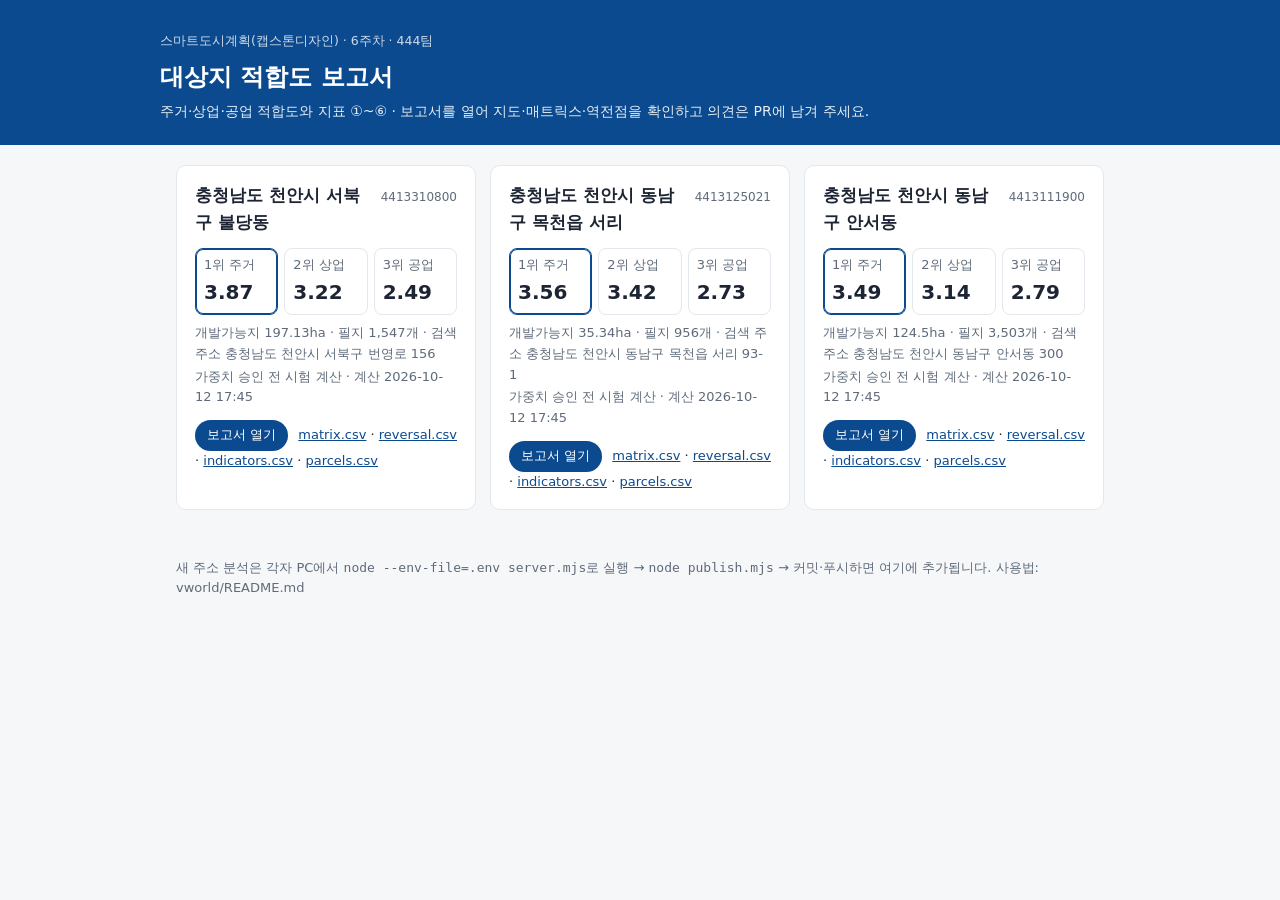
<file: vworld/reports/index.html>
<!doctype html>
<html lang="ko"><head><meta charset="utf-8"><meta name="viewport" content="width=device-width,initial-scale=1">
<title>대상지 적합도 보고서</title>
<style>
  :root { --bg:#f6f7f9; --card:#fff; --ink:#1d2433; --muted:#5f6b7a; --line:#e3e7ee; --brand:#0b4a8f; }
  * { box-sizing:border-box; }
  body { margin:0; background:var(--bg); color:var(--ink); font:15px/1.6 "Pretendard","Noto Sans KR","Malgun Gothic","Apple SD Gothic Neo",system-ui,sans-serif; }
  header { background:var(--brand); color:#fff; padding:28px 16px 22px; }
  .wrap { max-width:960px; margin:0 auto; }
  header small { opacity:.8; } header h1 { margin:6px 0 4px; font-size:24px; } header p { margin:0; opacity:.9; font-size:14px; }
  main { padding:20px 16px 48px; display:grid; gap:14px; grid-template-columns:repeat(auto-fit,minmax(300px,1fr)); }
  .card { background:var(--card); border:1px solid var(--line); border-radius:10px; padding:16px 18px; }
  .top { display:flex; justify-content:space-between; gap:8px; align-items:baseline; }
  h2 { margin:0; font-size:17px; } h2 a { color:inherit; text-decoration:none; } h2 a:hover { text-decoration:underline; }
  .code { color:var(--muted); font-size:12px; font-variant-numeric:tabular-nums; }
  .ranks { display:grid; grid-template-columns:repeat(3,1fr); gap:6px; margin:12px 0 8px; }
  .r { border:1px solid var(--line); border-radius:8px; padding:6px 8px; font-size:13px; color:var(--muted); }
  .r b { display:block; color:var(--ink); font-size:20px; font-variant-numeric:tabular-nums; }
  .r.first { border-color:var(--brand); box-shadow:0 0 0 1px var(--brand) inset; }
  .meta { margin:2px 0; color:var(--muted); font-size:13px; }
  .dl { margin:12px 0 0; font-size:13px; } .dl a { color:var(--brand); }
  .btn { display:inline-block; background:var(--brand); color:#fff !important; text-decoration:none; padding:5px 12px; border-radius:999px; margin-right:6px; }
  footer { max-width:960px; margin:0 auto; padding:0 16px 40px; color:var(--muted); font-size:13px; }
</style></head>
<body>
<header><div class="wrap"><small>스마트도시계획(캡스톤디자인) · 6주차 · 444팀</small><h1>대상지 적합도 보고서</h1>
<p>주거·상업·공업 적합도와 지표 ①~⑥ · 보고서를 열어 지도·매트릭스·역전점을 확인하고 의견은 PR에 남겨 주세요.</p></div></header>
<main class="wrap"><article class="card">
    <div class="top"><h2><a href="4413310800_%EB%B6%88%EB%8B%B9%EB%8F%99/report.html">충청남도 천안시 서북구 불당동</a></h2><span class="code">4413310800</span></div>
    <div class="ranks"><div class="r first"><span>1위 주거</span><b>3.87</b></div><div class="r "><span>2위 상업</span><b>3.22</b></div><div class="r "><span>3위 공업</span><b>2.49</b></div></div>
    <p class="meta">개발가능지 197.13ha · 필지 1,547개 · 검색 주소 충청남도 천안시 서북구 번영로 156</p>
    <p class="meta">가중치 승인 전 시험 계산 · 계산 2026-10-12 17:45</p>
    <p class="dl"><a class="btn" href="4413310800_%EB%B6%88%EB%8B%B9%EB%8F%99/report.html">보고서 열기</a>
      <a href="4413310800_%EB%B6%88%EB%8B%B9%EB%8F%99/matrix.csv" download>matrix.csv</a> · <a href="4413310800_%EB%B6%88%EB%8B%B9%EB%8F%99/reversal.csv" download>reversal.csv</a> · <a href="4413310800_%EB%B6%88%EB%8B%B9%EB%8F%99/indicators.csv" download>indicators.csv</a> · <a href="4413310800_%EB%B6%88%EB%8B%B9%EB%8F%99/parcels.csv" download>parcels.csv</a></p>
  </article>
<article class="card">
    <div class="top"><h2><a href="4413125021_%EC%84%9C%EB%A6%AC/report.html">충청남도 천안시 동남구 목천읍 서리</a></h2><span class="code">4413125021</span></div>
    <div class="ranks"><div class="r first"><span>1위 주거</span><b>3.56</b></div><div class="r "><span>2위 상업</span><b>3.42</b></div><div class="r "><span>3위 공업</span><b>2.73</b></div></div>
    <p class="meta">개발가능지 35.34ha · 필지 956개 · 검색 주소 충청남도 천안시 동남구 목천읍 서리 93-1</p>
    <p class="meta">가중치 승인 전 시험 계산 · 계산 2026-10-12 17:45</p>
    <p class="dl"><a class="btn" href="4413125021_%EC%84%9C%EB%A6%AC/report.html">보고서 열기</a>
      <a href="4413125021_%EC%84%9C%EB%A6%AC/matrix.csv" download>matrix.csv</a> · <a href="4413125021_%EC%84%9C%EB%A6%AC/reversal.csv" download>reversal.csv</a> · <a href="4413125021_%EC%84%9C%EB%A6%AC/indicators.csv" download>indicators.csv</a> · <a href="4413125021_%EC%84%9C%EB%A6%AC/parcels.csv" download>parcels.csv</a></p>
  </article>
<article class="card">
    <div class="top"><h2><a href="4413111900_%EC%95%88%EC%84%9C%EB%8F%99/report.html">충청남도 천안시 동남구 안서동</a></h2><span class="code">4413111900</span></div>
    <div class="ranks"><div class="r first"><span>1위 주거</span><b>3.49</b></div><div class="r "><span>2위 상업</span><b>3.14</b></div><div class="r "><span>3위 공업</span><b>2.79</b></div></div>
    <p class="meta">개발가능지 124.5ha · 필지 3,503개 · 검색 주소 충청남도 천안시 동남구 안서동 300</p>
    <p class="meta">가중치 승인 전 시험 계산 · 계산 2026-10-12 17:45</p>
    <p class="dl"><a class="btn" href="4413111900_%EC%95%88%EC%84%9C%EB%8F%99/report.html">보고서 열기</a>
      <a href="4413111900_%EC%95%88%EC%84%9C%EB%8F%99/matrix.csv" download>matrix.csv</a> · <a href="4413111900_%EC%95%88%EC%84%9C%EB%8F%99/reversal.csv" download>reversal.csv</a> · <a href="4413111900_%EC%95%88%EC%84%9C%EB%8F%99/indicators.csv" download>indicators.csv</a> · <a href="4413111900_%EC%95%88%EC%84%9C%EB%8F%99/parcels.csv" download>parcels.csv</a></p>
  </article></main>
<footer>새 주소 분석은 각자 PC에서 <code>node --env-file=.env server.mjs</code>로 실행 → <code>node publish.mjs</code> → 커밋·푸시하면 여기에 추가됩니다. 사용법: vworld/README.md</footer>
</body></html>
</file>
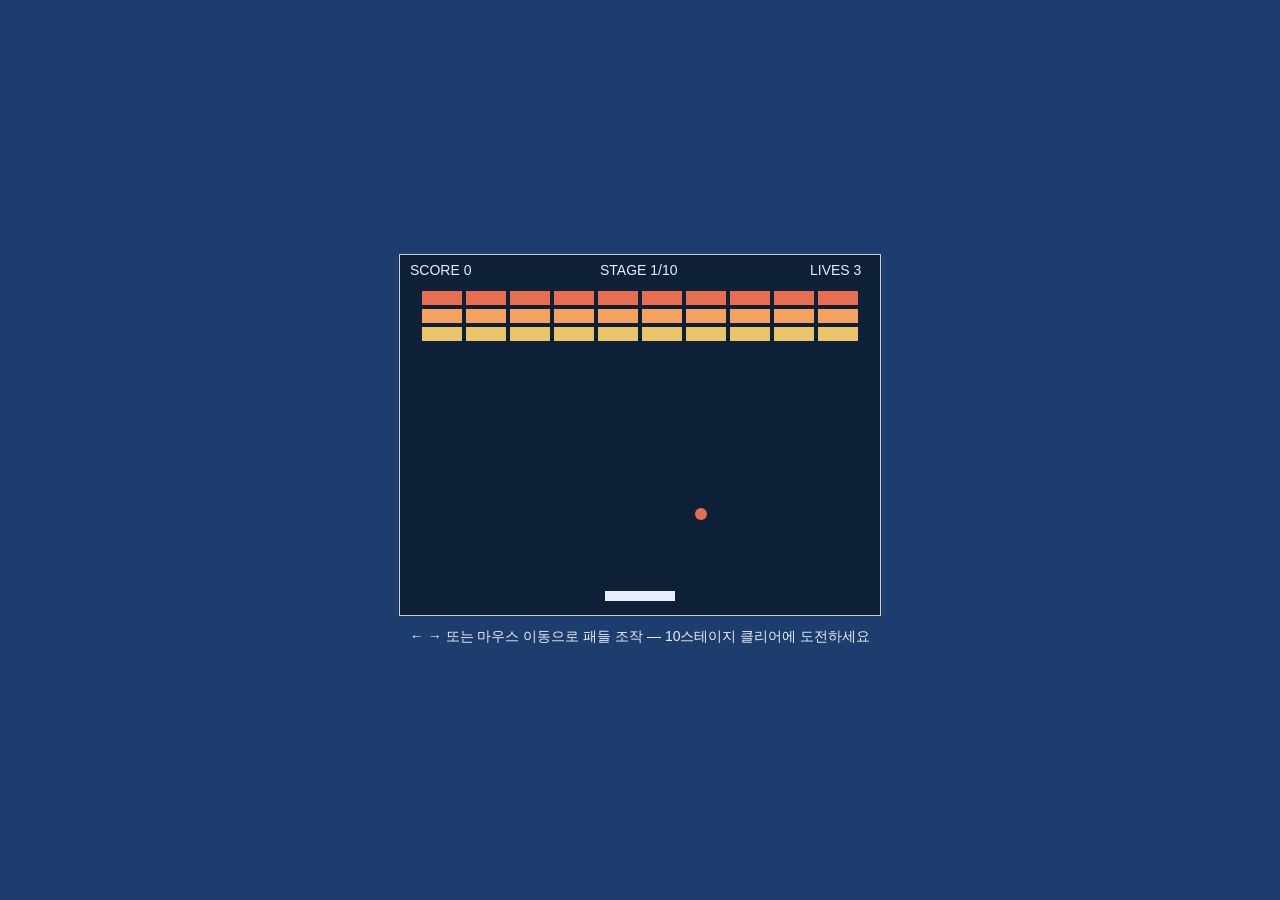
<file: breakout.html>
<!DOCTYPE html>
<html lang="ko">
<head>
<meta charset="UTF-8">
<title>블록깨기</title>
<style>
  body {
    margin: 0;
    display: flex;
    flex-direction: column;
    align-items: center;
    justify-content: center;
    min-height: 100vh;
    background: #1c3d6e;
    font-family: sans-serif;
  }
  #game {
    background: #0e1f38;
    border: 1px solid #ccc;
  }
  #info {
    margin-top: 12px;
    color: #e8eef7;
    font-size: 14px;
  }
</style>
</head>
<body>
  <canvas id="game" width="480" height="360"></canvas>
  <div id="info">← → 또는 마우스 이동으로 패들 조작 — 10스테이지 클리어에 도전하세요</div>

<script>
const canvas = document.getElementById('game');
const ctx = canvas.getContext('2d');

const PADDLE_WIDTH = 70;
const PADDLE_HEIGHT = 10;
const BALL_RADIUS = 6;
const BALL_BASE_SPEED = 1;

const COLS = 10;
const BRICK_WIDTH = 40;
const BRICK_HEIGHT = 14;
const BRICK_GAP = 4;
const BRICK_TOP = 36;
const BRICK_LEFT = (canvas.width - (COLS * (BRICK_WIDTH + BRICK_GAP) - BRICK_GAP)) / 2;
const COLORS = ['#e76f51', '#f4a261', '#e9c46a', '#2a9d8f', '#264653'];

const STAGE_ROWS = [3, 4, 4, 5, 5, 6, 6, 7, 7, 8];
const ITEM_DROP_CHANCE = 0.15;
const ITEM_SPEED = 1.5;
const ITEM_SIZE = 12;

// 스테이지마다 다른 블록 배치 모양
function isBrickCell(stage, r, c, rows) {
  switch (stage) {
    case 0: // 사각형
      return true;
    case 1: // 체크무늬
      return (r + c) % 2 === 0;
    case 2: { // 다이아몬드
      const dx = Math.abs(c - (COLS - 1) / 2) / ((COLS - 1) / 2);
      const dy = Math.abs(r - (rows - 1) / 2) / ((rows - 1) / 2 || 1);
      return dx + dy <= 1.15;
    }
    case 3: // 역삼각형 (아래로 갈수록 좁아짐)
      return c >= r && c <= COLS - 1 - r;
    case 4: { // 삼각형 (아래로 갈수록 넓어짐)
      const inv = rows - 1 - r;
      return c >= inv && c <= COLS - 1 - inv;
    }
    case 5: // 테두리만 (속이 빈 사각형)
      return r === 0 || r === rows - 1 || c === 0 || c === COLS - 1;
    case 6: { // 십자 모양
      const midRow = Math.abs(r - (rows - 1) / 2) <= 1;
      const midCol = Math.abs(c - (COLS - 1) / 2) <= 1;
      return midRow || midCol;
    }
    case 7: { // X 모양
      const rr = r / (rows - 1 || 1);
      const cc = c / (COLS - 1);
      return Math.abs(cc - rr) < 0.2 || Math.abs(cc + rr - 1) < 0.2;
    }
    case 8: // 듬성듬성 구멍난 벽돌담
      return !(r % 3 === 1 && c % 4 === 2);
    default: // 마지막 스테이지: 빽빽하게 전부
      return true;
  }
}

let paddle, balls, items, bricks, score, lives, stage, gameOver, win, leftDown, rightDown;

function buildBricks() {
  const rows = STAGE_ROWS[stage];
  bricks = [];
  for (let r = 0; r < rows; r++) {
    for (let c = 0; c < COLS; c++) {
      if (!isBrickCell(stage, r, c, rows)) continue;
      bricks.push({
        x: BRICK_LEFT + c * (BRICK_WIDTH + BRICK_GAP),
        y: BRICK_TOP + r * (BRICK_HEIGHT + BRICK_GAP),
        alive: true,
        color: COLORS[r % COLORS.length],
      });
    }
  }
}

function spawnBall() {
  return {
    x: canvas.width / 2,
    y: canvas.height - 40,
    vx: BALL_BASE_SPEED,
    vy: -BALL_BASE_SPEED,
  };
}

function init() {
  paddle = {
    x: canvas.width / 2 - PADDLE_WIDTH / 2,
    targetX: canvas.width / 2 - PADDLE_WIDTH / 2,
    y: canvas.height - 24,
    speed: 5,
  };
  stage = 0;
  balls = [spawnBall()];
  items = [];
  buildBricks();
  score = 0;
  lives = 3;
  gameOver = false;
  win = false;
}

init();

document.addEventListener('keydown', (e) => {
  if (e.key === 'ArrowLeft') { leftDown = true; e.preventDefault(); }
  if (e.key === 'ArrowRight') { rightDown = true; e.preventDefault(); }
  if ((gameOver || win) && e.key === ' ') init();
});
document.addEventListener('keyup', (e) => {
  if (e.key === 'ArrowLeft') leftDown = false;
  if (e.key === 'ArrowRight') rightDown = false;
});
canvas.addEventListener('mousedown', () => { if (gameOver || win) init(); });
canvas.addEventListener('mousemove', (e) => {
  const rect = canvas.getBoundingClientRect();
  const mx = (e.clientX - rect.left) * (canvas.width / rect.width);
  paddle.targetX = Math.max(0, Math.min(canvas.width - PADDLE_WIDTH, mx - PADDLE_WIDTH / 2));
});

function nextStage() {
  if (stage < STAGE_ROWS.length - 1) {
    stage++;
    buildBricks();
    balls = [spawnBall()];
    items = [];
  } else {
    win = true;
  }
}

function update() {
  if (gameOver || win) return;

  if (leftDown) paddle.targetX -= paddle.speed;
  if (rightDown) paddle.targetX += paddle.speed;
  paddle.targetX = Math.max(0, Math.min(canvas.width - PADDLE_WIDTH, paddle.targetX));
  paddle.x += (paddle.targetX - paddle.x) * 0.25;

  for (const ball of balls) {
    ball.x += ball.vx;
    ball.y += ball.vy;

    if (ball.x < BALL_RADIUS || ball.x > canvas.width - BALL_RADIUS) ball.vx *= -1;
    if (ball.y < BALL_RADIUS) ball.vy *= -1;

    if (
      ball.y + BALL_RADIUS > paddle.y &&
      ball.y - BALL_RADIUS < paddle.y + PADDLE_HEIGHT &&
      ball.x > paddle.x &&
      ball.x < paddle.x + PADDLE_WIDTH
    ) {
      ball.vy = -Math.abs(ball.vy);
      const hitPos = (ball.x - (paddle.x + PADDLE_WIDTH / 2)) / (PADDLE_WIDTH / 2);
      ball.vx = hitPos * 1.6;
    }

    for (const b of bricks) {
      if (!b.alive) continue;
      if (
        ball.x + BALL_RADIUS > b.x &&
        ball.x - BALL_RADIUS < b.x + BRICK_WIDTH &&
        ball.y + BALL_RADIUS > b.y &&
        ball.y - BALL_RADIUS < b.y + BRICK_HEIGHT
      ) {
        b.alive = false;
        ball.vy *= -1;
        score += 10;

        const itemsAllowed = stage >= 1; // 스테이지 2부터
        if (itemsAllowed && items.length === 0 && Math.random() < ITEM_DROP_CHANCE) {
          const type = Math.random() < 0.25 ? 'life' : 'ball';
          items.push({ x: b.x + BRICK_WIDTH / 2, y: b.y + BRICK_HEIGHT / 2, vy: ITEM_SPEED, type });
        }
      }
    }
  }

  balls = balls.filter((ball) => ball.y <= canvas.height + BALL_RADIUS);
  if (balls.length === 0) {
    lives--;
    if (lives <= 0) {
      gameOver = true;
    } else {
      balls = [spawnBall()];
    }
  }

  for (const item of items) {
    item.y += item.vy;
    if (
      !item.caught &&
      item.y + ITEM_SIZE / 2 > paddle.y &&
      item.y - ITEM_SIZE / 2 < paddle.y + PADDLE_HEIGHT &&
      item.x > paddle.x &&
      item.x < paddle.x + PADDLE_WIDTH
    ) {
      item.caught = true;
      if (item.type === 'life') {
        lives = Math.min(lives + 1, 5);
      } else {
        const base = balls[0] || spawnBall();
        balls.push({
          x: paddle.x + PADDLE_WIDTH / 2,
          y: paddle.y - BALL_RADIUS,
          vx: (Math.random() - 0.5) * 2 * BALL_BASE_SPEED,
          vy: -Math.abs(base.vy || BALL_BASE_SPEED),
        });
      }
    }
  }
  items = items.filter((item) => !item.caught && item.y < canvas.height);

  if (bricks.every((b) => !b.alive)) {
    nextStage();
  }
}

function draw() {
  ctx.clearRect(0, 0, canvas.width, canvas.height);

  ctx.fillStyle = '#e8eef7';
  ctx.fillRect(paddle.x, paddle.y, PADDLE_WIDTH, PADDLE_HEIGHT);

  for (const ball of balls) {
    ctx.beginPath();
    ctx.arc(ball.x, ball.y, BALL_RADIUS, 0, Math.PI * 2);
    ctx.fillStyle = '#e76f51';
    ctx.fill();
  }

  for (const b of bricks) {
    if (!b.alive) continue;
    ctx.fillStyle = b.color;
    ctx.fillRect(b.x, b.y, BRICK_WIDTH, BRICK_HEIGHT);
  }

  for (const item of items) {
    ctx.fillStyle = item.type === 'life' ? '#e76f51' : '#f4d35e';
    ctx.beginPath();
    ctx.arc(item.x, item.y, ITEM_SIZE / 2, 0, Math.PI * 2);
    ctx.fill();
    ctx.fillStyle = '#1c3d6e';
    ctx.font = '10px sans-serif';
    ctx.fillText(item.type === 'life' ? '♥' : '+', item.x - 3, item.y + 3);
  }

  ctx.fillStyle = '#e8eef7';
  ctx.font = '14px sans-serif';
  ctx.fillText('SCORE ' + score, 10, 20);
  ctx.fillText('STAGE ' + (stage + 1) + '/' + STAGE_ROWS.length, canvas.width / 2 - 40, 20);
  ctx.fillText('LIVES ' + lives, canvas.width - 70, 20);

  if (gameOver) {
    ctx.font = '24px sans-serif';
    ctx.fillText('GAME OVER', canvas.width / 2 - 60, canvas.height / 2);
    ctx.font = '14px sans-serif';
    ctx.fillText('스페이스바 / 클릭으로 재시작', canvas.width / 2 - 80, canvas.height / 2 + 24);
  } else if (win) {
    ctx.font = '24px sans-serif';
    ctx.fillText('ALL CLEAR!', canvas.width / 2 - 55, canvas.height / 2);
    ctx.font = '14px sans-serif';
    ctx.fillText('스페이스바 / 클릭으로 재시작', canvas.width / 2 - 80, canvas.height / 2 + 24);
  }
}

function loop() {
  update();
  draw();
  requestAnimationFrame(loop);
}

loop();
</script>
</body>
</html>
</file>
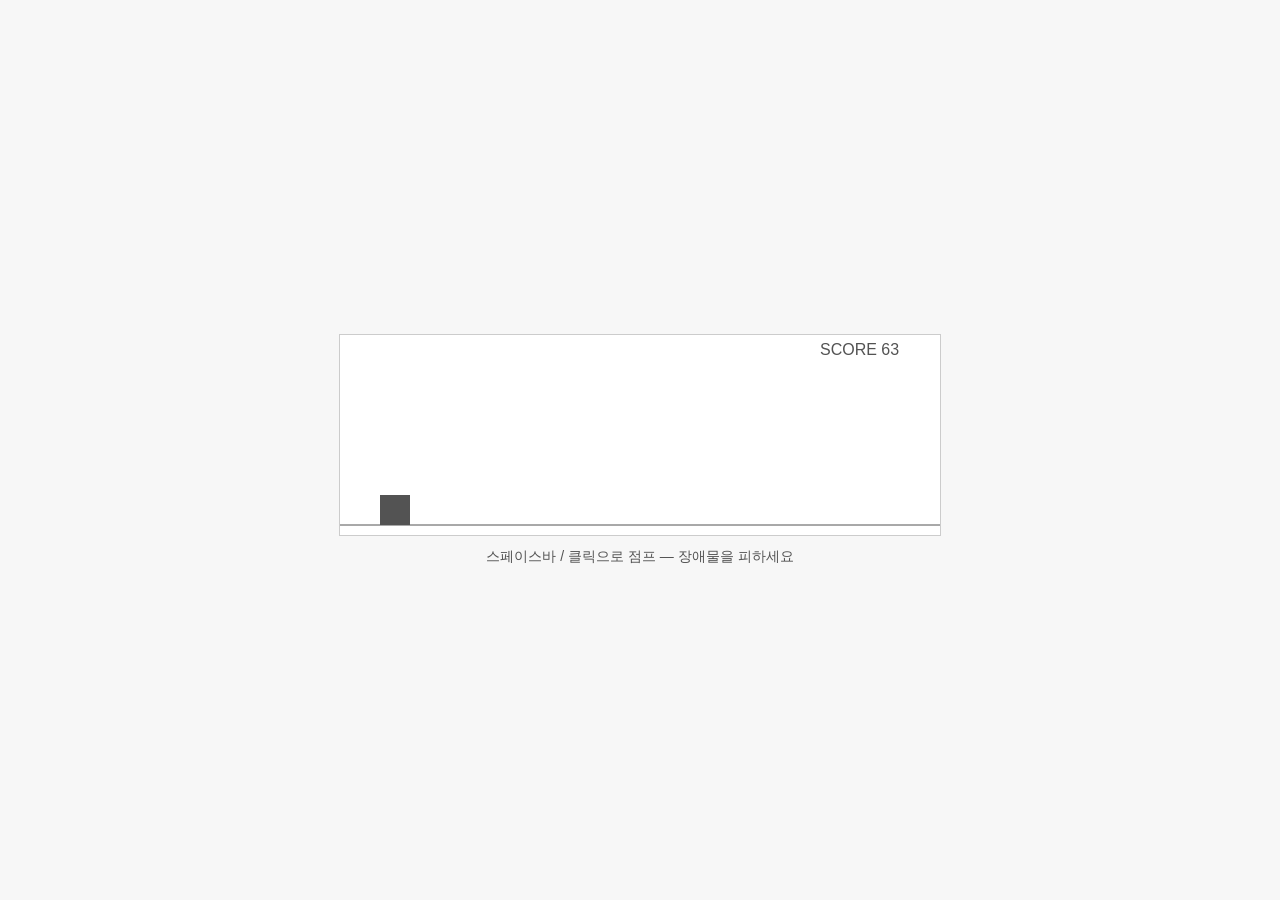
<file: dino-game.html>
<!DOCTYPE html>
<html lang="ko">
<head>
<meta charset="UTF-8">
<title>공룡 게임</title>
<style>
  body {
    margin: 0;
    display: flex;
    flex-direction: column;
    align-items: center;
    justify-content: center;
    min-height: 100vh;
    background: #f7f7f7;
    font-family: sans-serif;
  }
  #game {
    background: #fff;
    border: 1px solid #ccc;
  }
  #info {
    margin-top: 12px;
    color: #535353;
    font-size: 14px;
  }
</style>
</head>
<body>
  <canvas id="game" width="600" height="200"></canvas>
  <div id="info">스페이스바 / 클릭으로 점프 — 장애물을 피하세요</div>

<script>
const canvas = document.getElementById('game');
const ctx = canvas.getContext('2d');
const GROUND_Y = 160;

const dino = {
  x: 40,
  y: GROUND_Y,
  width: 30,
  height: 30,
  vy: 0,
  jumping: false,
};

const GRAVITY = 0.6;
const JUMP_FORCE = -11;

let obstacles = [];
let frame = 0;
let speed = 6;
let score = 0;
let gameOver = false;

function spawnObstacle() {
  obstacles.push({
    x: canvas.width,
    y: GROUND_Y,
    width: 15,
    height: 30,
  });
}

function jump() {
  if (!dino.jumping && !gameOver) {
    dino.vy = JUMP_FORCE;
    dino.jumping = true;
  }
  if (gameOver) {
    resetGame();
  }
}

function resetGame() {
  obstacles = [];
  frame = 0;
  speed = 6;
  score = 0;
  gameOver = false;
  dino.y = GROUND_Y;
  dino.vy = 0;
  dino.jumping = false;
}

document.addEventListener('keydown', (e) => {
  if (e.code === 'Space') {
    e.preventDefault();
    jump();
  }
});
canvas.addEventListener('mousedown', jump);

function update() {
  if (gameOver) return;

  frame++;
  score++;

  dino.vy += GRAVITY;
  dino.y += dino.vy;
  if (dino.y > GROUND_Y) {
    dino.y = GROUND_Y;
    dino.vy = 0;
    dino.jumping = false;
  }

  if (frame % 90 === 0) {
    spawnObstacle();
  }

  obstacles.forEach((o) => (o.x -= speed));
  obstacles = obstacles.filter((o) => o.x + o.width > 0);

  for (const o of obstacles) {
    const hit =
      dino.x < o.x + o.width &&
      dino.x + dino.width > o.x &&
      dino.y < o.y + o.height &&
      dino.y + dino.height > o.y;
    if (hit) {
      gameOver = true;
    }
  }

  if (frame % 500 === 0) {
    speed += 0.5;
  }
}

function draw() {
  ctx.clearRect(0, 0, canvas.width, canvas.height);

  ctx.strokeStyle = '#535353';
  ctx.beginPath();
  ctx.moveTo(0, GROUND_Y + 30);
  ctx.lineTo(canvas.width, GROUND_Y + 30);
  ctx.stroke();

  ctx.fillStyle = '#535353';
  ctx.fillRect(dino.x, dino.y, dino.width, dino.height);

  obstacles.forEach((o) => ctx.fillRect(o.x, o.y, o.width, o.height));

  ctx.fillStyle = '#535353';
  ctx.font = '16px sans-serif';
  ctx.fillText('SCORE ' + score, canvas.width - 120, 20);

  if (gameOver) {
    ctx.fillStyle = '#535353';
    ctx.font = '24px sans-serif';
    ctx.fillText('GAME OVER', canvas.width / 2 - 60, 80);
    ctx.font = '14px sans-serif';
    ctx.fillText('스페이스바 / 클릭으로 재시작', canvas.width / 2 - 80, 105);
  }
}

function loop() {
  update();
  draw();
  requestAnimationFrame(loop);
}

loop();
</script>
</body>
</html>
</file>
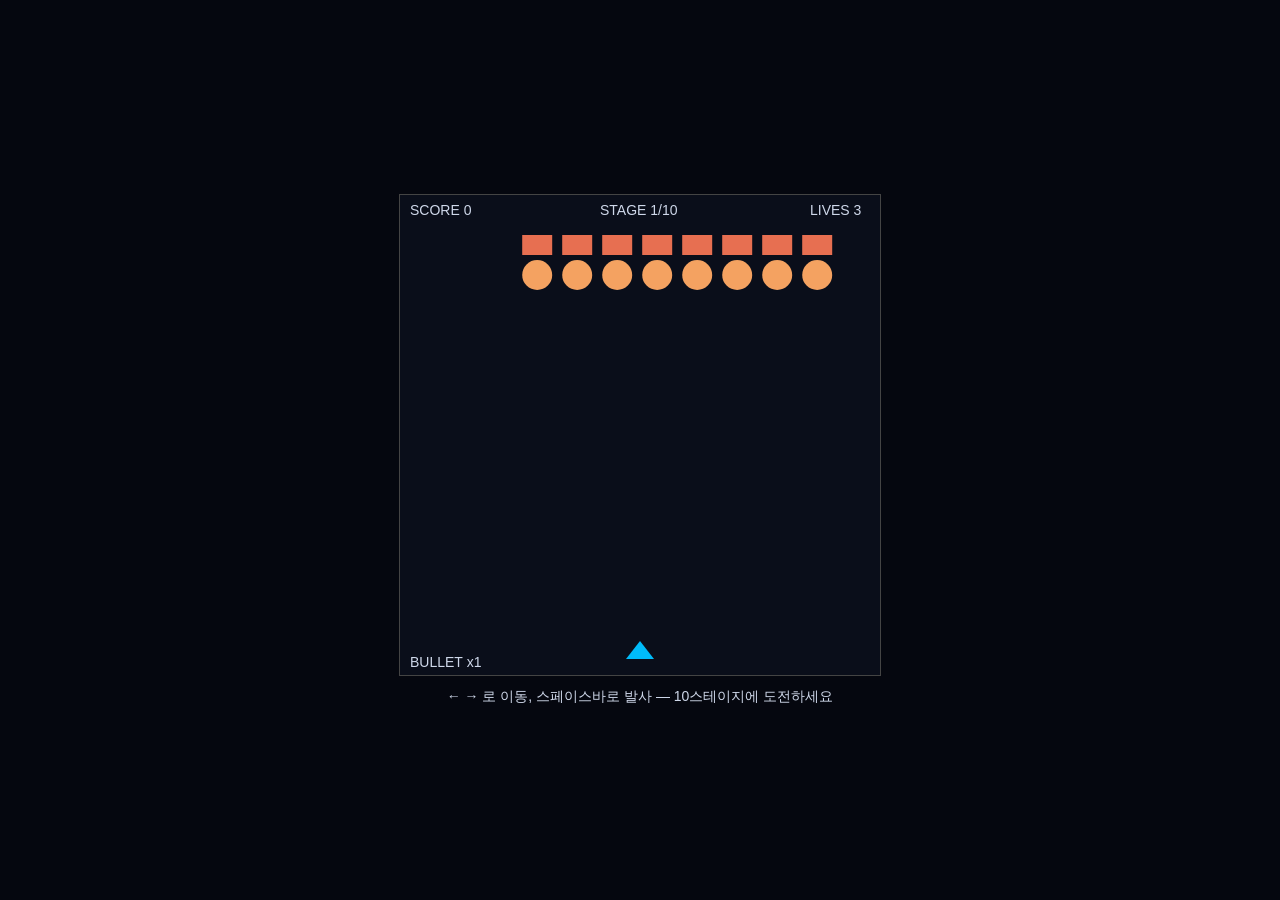
<file: galaga.html>
<!DOCTYPE html>
<html lang="ko">
<head>
<meta charset="UTF-8">
<title>갤러그</title>
<style>
  body {
    margin: 0;
    display: flex;
    flex-direction: column;
    align-items: center;
    justify-content: center;
    min-height: 100vh;
    background: #05070f;
    font-family: sans-serif;
  }
  #game {
    background: #0a0e1a;
    border: 1px solid #444;
  }
  #info {
    margin-top: 12px;
    color: #cfd8ea;
    font-size: 14px;
  }
</style>
</head>
<body>
  <canvas id="game" width="480" height="480"></canvas>
  <div id="info">← → 로 이동, 스페이스바로 발사 — 10스테이지에 도전하세요</div>

<script>
const canvas = document.getElementById('game');
const ctx = canvas.getContext('2d');

const PLAYER_WIDTH = 28;
const PLAYER_HEIGHT = 18;
const BULLET_SPEED = 5;
const ENEMY_BULLET_SPEED = 1.8;
const MAX_BULLET_COUNT = 4;
const ITEM_DROP_CHANCE = 0.15;
const ITEM_SPEED = 0.8;
const ITEM_SIZE = 14;
const ITEM_CATCH_MARGIN = 10;

const ENEMY_ROWS = [2, 3, 3, 4, 4, 5, 5, 6, 6, 7];
const ENEMY_COLS = 8;
const ENEMY_WIDTH = 30;
const ENEMY_HEIGHT = 20;
const ENEMY_GAP = 10;
const ENEMY_TOP = 40;
const ENEMY_LEFT = (canvas.width - (ENEMY_COLS * (ENEMY_WIDTH + ENEMY_GAP) - ENEMY_GAP)) / 2;
const COLORS = ['#e76f51', '#f4a261', '#e9c46a', '#2a9d8f', '#264653', '#9b5de5', '#00bbf9'];
const SHAPES = ['square', 'circle', 'triangle', 'diamond', 'invader'];

const WINGMAN_WIDTH = 18;
const WINGMAN_HEIGHT = 14;
const WINGMAN_OFFSET = 30;

let player, bullets, enemyBullets, enemies, items, wingmen;
let enemyDir, enemySpeed, stage, score, lives, bulletCount, gameOver, win, leftDown, rightDown, fireCooldown;

// 스테이지마다 다른 적 대형
function isEnemyCell(stage, r, c, rows) {
  switch (stage) {
    case 0: // 사각형
      return true;
    case 1: // 체크무늬
      return (r + c) % 2 === 0;
    case 2: { // 다이아몬드
      const dx = Math.abs(c - (ENEMY_COLS - 1) / 2) / ((ENEMY_COLS - 1) / 2);
      const dy = Math.abs(r - (rows - 1) / 2) / ((rows - 1) / 2 || 1);
      return dx + dy <= 1.15;
    }
    case 3: // 역삼각형
      return c >= r && c <= ENEMY_COLS - 1 - r;
    case 4: { // 삼각형
      const inv = rows - 1 - r;
      return c >= inv && c <= ENEMY_COLS - 1 - inv;
    }
    case 5: // 테두리만
      return r === 0 || r === rows - 1 || c === 0 || c === ENEMY_COLS - 1;
    case 6: { // 십자 모양
      const midRow = Math.abs(r - (rows - 1) / 2) <= 1;
      const midCol = Math.abs(c - (ENEMY_COLS - 1) / 2) <= 1;
      return midRow || midCol;
    }
    case 7: { // X 모양
      const rr = r / (rows - 1 || 1);
      const cc = c / (ENEMY_COLS - 1);
      return Math.abs(cc - rr) < 0.25 || Math.abs(cc + rr - 1) < 0.25;
    }
    case 8: // 듬성듬성 구멍
      return !(r % 2 === 1 && c % 3 === 1);
    default: // 마지막 스테이지: 빽빽하게 전부
      return true;
  }
}

function buildEnemies() {
  const rows = ENEMY_ROWS[stage];
  enemies = [];
  for (let r = 0; r < rows; r++) {
    for (let c = 0; c < ENEMY_COLS; c++) {
      if (!isEnemyCell(stage, r, c, rows)) continue;
      enemies.push({
        x: ENEMY_LEFT + c * (ENEMY_WIDTH + ENEMY_GAP),
        y: ENEMY_TOP + r * (ENEMY_HEIGHT + ENEMY_GAP),
        alive: true,
        color: COLORS[r % COLORS.length],
        shape: SHAPES[r % SHAPES.length],
      });
    }
  }
  enemyDir = 1;
  enemySpeed = 0.6 + stage * 0.15;
}

function init() {
  player = {
    x: canvas.width / 2 - PLAYER_WIDTH / 2,
    targetX: canvas.width / 2 - PLAYER_WIDTH / 2,
    y: canvas.height - 34,
    speed: 5,
  };
  bullets = [];
  enemyBullets = [];
  items = [];
  wingmen = [];
  stage = 0;
  score = 0;
  lives = 3;
  bulletCount = 1;
  fireCooldown = 0;
  gameOver = false;
  win = false;
  buildEnemies();
}

init();

document.addEventListener('keydown', (e) => {
  if (e.key === 'ArrowLeft') { leftDown = true; e.preventDefault(); }
  if (e.key === 'ArrowRight') { rightDown = true; e.preventDefault(); }
  if (e.key === ' ') {
    e.preventDefault();
    if (gameOver || win) init();
    else tryFire();
  }
});
document.addEventListener('keyup', (e) => {
  if (e.key === 'ArrowLeft') leftDown = false;
  if (e.key === 'ArrowRight') rightDown = false;
});
canvas.addEventListener('mousedown', () => { if (gameOver || win) init(); });

const DIAGONAL_STEP = 1.4;

function tryFire() {
  if (fireCooldown > 0) return;
  fireCooldown = 12;
  const cx = player.x + PLAYER_WIDTH / 2;
  bullets.push({ x: cx, y: player.y, vx: 0, vy: -BULLET_SPEED });
  for (let i = 1; i < bulletCount; i++) {
    const side = i % 2 === 1 ? -1 : 1;
    const pair = Math.ceil(i / 2);
    bullets.push({ x: cx, y: player.y, vx: side * pair * DIAGONAL_STEP, vy: -BULLET_SPEED });
  }
  for (const w of wingmen) {
    if (!w.alive) continue;
    bullets.push({ x: w.x + WINGMAN_WIDTH / 2, y: w.y, vx: 0, vy: -BULLET_SPEED });
  }
}

function nextStage() {
  if (stage < ENEMY_ROWS.length - 1) {
    stage++;
    bullets = [];
    enemyBullets = [];
    items = [];
    buildEnemies();
  } else {
    win = true;
  }
}

function update() {
  if (gameOver || win) return;

  if (fireCooldown > 0) fireCooldown--;

  if (leftDown) player.targetX -= player.speed;
  if (rightDown) player.targetX += player.speed;
  player.targetX = Math.max(0, Math.min(canvas.width - PLAYER_WIDTH, player.targetX));
  player.x += (player.targetX - player.x) * 0.3;

  for (const w of wingmen) {
    w.x = w.side === 'left'
      ? player.x - WINGMAN_OFFSET
      : player.x + PLAYER_WIDTH + WINGMAN_OFFSET - WINGMAN_WIDTH;
    w.y = player.y + 2;
  }

  bullets.forEach((b) => { b.x += b.vx; b.y += b.vy; });
  bullets = bullets.filter((b) => b.y > -10 && b.x > -10 && b.x < canvas.width + 10);

  enemyBullets.forEach((b) => (b.y += ENEMY_BULLET_SPEED));
  enemyBullets = enemyBullets.filter((b) => b.y < canvas.height + 10);

  const alive = enemies.filter((en) => en.alive);
  let hitEdge = false;
  for (const en of alive) {
    en.x += enemySpeed * enemyDir;
    if (en.x < 4 || en.x + ENEMY_WIDTH > canvas.width - 4) hitEdge = true;
  }
  if (hitEdge) {
    enemyDir *= -1;
    for (const en of alive) en.y += 12;
  }

  const maxEnemyBullets = 2 + Math.floor(stage / 3);
  for (const en of alive) {
    if (en.y + ENEMY_HEIGHT >= player.y) {
      gameOver = true;
    }
    if (enemyBullets.length < maxEnemyBullets && Math.random() < 0.0003 + stage * 0.00012) {
      enemyBullets.push({ x: en.x + ENEMY_WIDTH / 2, y: en.y + ENEMY_HEIGHT });
    }
  }

  for (const b of bullets) {
    for (const en of alive) {
      if (!en.alive) continue;
      if (
        b.x > en.x &&
        b.x < en.x + ENEMY_WIDTH &&
        b.y > en.y &&
        b.y < en.y + ENEMY_HEIGHT
      ) {
        en.alive = false;
        b.hit = true;
        score += 10;
        if (items.length === 0 && Math.random() < ITEM_DROP_CHANCE) {
          const type = Math.random() < 0.25 ? 'life' : 'bullet';
          items.push({ x: en.x + ENEMY_WIDTH / 2, y: en.y + ENEMY_HEIGHT / 2, vy: ITEM_SPEED, type });
        }
      }
    }
  }
  bullets = bullets.filter((b) => !b.hit);

  for (const b of enemyBullets) {
    let blocked = false;
    for (const w of wingmen) {
      if (!w.alive) continue;
      if (
        b.x > w.x &&
        b.x < w.x + WINGMAN_WIDTH &&
        b.y > w.y &&
        b.y < w.y + WINGMAN_HEIGHT
      ) {
        w.alive = false;
        b.hit = true;
        blocked = true;
        break;
      }
    }
    if (blocked) continue;
    if (
      b.x > player.x &&
      b.x < player.x + PLAYER_WIDTH &&
      b.y > player.y &&
      b.y < player.y + PLAYER_HEIGHT
    ) {
      b.hit = true;
      lives--;
      if (lives <= 0) gameOver = true;
    }
  }
  enemyBullets = enemyBullets.filter((b) => !b.hit);
  wingmen = wingmen.filter((w) => w.alive);

  for (const item of items) {
    item.y += item.vy;
    if (
      !item.caught &&
      item.y + ITEM_SIZE / 2 > player.y &&
      item.y - ITEM_SIZE / 2 < player.y + PLAYER_HEIGHT &&
      item.x > player.x - ITEM_CATCH_MARGIN &&
      item.x < player.x + PLAYER_WIDTH + ITEM_CATCH_MARGIN
    ) {
      item.caught = true;
      if (item.type === 'life') {
        lives = Math.min(lives + 1, 5);
      } else if (bulletCount < MAX_BULLET_COUNT) {
        bulletCount++;
      } else {
        const sides = wingmen.map((w) => w.side);
        const side = !sides.includes('left') ? 'left' : !sides.includes('right') ? 'right' : null;
        if (side) wingmen.push({ side, alive: true, x: player.x, y: player.y });
      }
    }
  }
  items = items.filter((item) => !item.caught && item.y < canvas.height);

  if (enemies.every((en) => !en.alive)) {
    nextStage();
  }
}

function drawEnemy(en) {
  const cx = en.x + ENEMY_WIDTH / 2;
  const cy = en.y + ENEMY_HEIGHT / 2;
  ctx.fillStyle = en.color;
  switch (en.shape) {
    case 'circle':
      ctx.beginPath();
      ctx.arc(cx, cy, ENEMY_WIDTH / 2, 0, Math.PI * 2);
      ctx.fill();
      break;
    case 'triangle':
      ctx.beginPath();
      ctx.moveTo(cx, en.y);
      ctx.lineTo(en.x, en.y + ENEMY_HEIGHT);
      ctx.lineTo(en.x + ENEMY_WIDTH, en.y + ENEMY_HEIGHT);
      ctx.closePath();
      ctx.fill();
      break;
    case 'diamond':
      ctx.beginPath();
      ctx.moveTo(cx, en.y);
      ctx.lineTo(en.x + ENEMY_WIDTH, cy);
      ctx.lineTo(cx, en.y + ENEMY_HEIGHT);
      ctx.lineTo(en.x, cy);
      ctx.closePath();
      ctx.fill();
      break;
    case 'invader':
      ctx.fillRect(en.x + 4, en.y, ENEMY_WIDTH - 8, ENEMY_HEIGHT - 6);
      ctx.fillRect(en.x, en.y + 6, 6, 6);
      ctx.fillRect(en.x + ENEMY_WIDTH - 6, en.y + 6, 6, 6);
      ctx.fillRect(en.x + 6, en.y + ENEMY_HEIGHT - 6, 5, 6);
      ctx.fillRect(en.x + ENEMY_WIDTH - 11, en.y + ENEMY_HEIGHT - 6, 5, 6);
      break;
    default: // square
      ctx.fillRect(en.x, en.y, ENEMY_WIDTH, ENEMY_HEIGHT);
  }
}

function draw() {
  ctx.clearRect(0, 0, canvas.width, canvas.height);

  ctx.fillStyle = '#00bbf9';
  ctx.beginPath();
  ctx.moveTo(player.x + PLAYER_WIDTH / 2, player.y);
  ctx.lineTo(player.x, player.y + PLAYER_HEIGHT);
  ctx.lineTo(player.x + PLAYER_WIDTH, player.y + PLAYER_HEIGHT);
  ctx.closePath();
  ctx.fill();

  ctx.fillStyle = '#7fd8ff';
  for (const w of wingmen) {
    ctx.beginPath();
    ctx.moveTo(w.x + WINGMAN_WIDTH / 2, w.y);
    ctx.lineTo(w.x, w.y + WINGMAN_HEIGHT);
    ctx.lineTo(w.x + WINGMAN_WIDTH, w.y + WINGMAN_HEIGHT);
    ctx.closePath();
    ctx.fill();
  }

  ctx.fillStyle = '#f4f4f4';
  for (const b of bullets) {
    ctx.fillRect(b.x - 2, b.y - 8, 4, 8);
  }

  ctx.fillStyle = '#ff5d5d';
  for (const b of enemyBullets) {
    ctx.fillRect(b.x - 2, b.y, 4, 8);
  }

  for (const en of enemies) {
    if (!en.alive) continue;
    drawEnemy(en);
  }

  for (const item of items) {
    ctx.fillStyle = item.type === 'life' ? '#e76f51' : '#f4d35e';
    ctx.beginPath();
    ctx.arc(item.x, item.y, ITEM_SIZE / 2, 0, Math.PI * 2);
    ctx.fill();
    ctx.fillStyle = '#1c3d6e';
    ctx.font = '10px sans-serif';
    ctx.fillText(item.type === 'life' ? '♥' : '+', item.x - 3, item.y + 3);
  }

  ctx.fillStyle = '#cfd8ea';
  ctx.font = '14px sans-serif';
  ctx.fillText('SCORE ' + score, 10, 20);
  ctx.fillText('STAGE ' + (stage + 1) + '/' + ENEMY_ROWS.length, canvas.width / 2 - 40, 20);
  ctx.fillText('LIVES ' + lives, canvas.width - 70, 20);
  ctx.fillText('BULLET x' + bulletCount, 10, canvas.height - 8);

  if (gameOver) {
    ctx.font = '24px sans-serif';
    ctx.fillText('GAME OVER', canvas.width / 2 - 60, canvas.height / 2);
    ctx.font = '14px sans-serif';
    ctx.fillText('스페이스바 / 클릭으로 재시작', canvas.width / 2 - 80, canvas.height / 2 + 24);
  } else if (win) {
    ctx.font = '24px sans-serif';
    ctx.fillText('ALL CLEAR!', canvas.width / 2 - 55, canvas.height / 2);
    ctx.font = '14px sans-serif';
    ctx.fillText('스페이스바 / 클릭으로 재시작', canvas.width / 2 - 80, canvas.height / 2 + 24);
  }
}

function loop() {
  update();
  draw();
  requestAnimationFrame(loop);
}

loop();
</script>
</body>
</html>
</file>
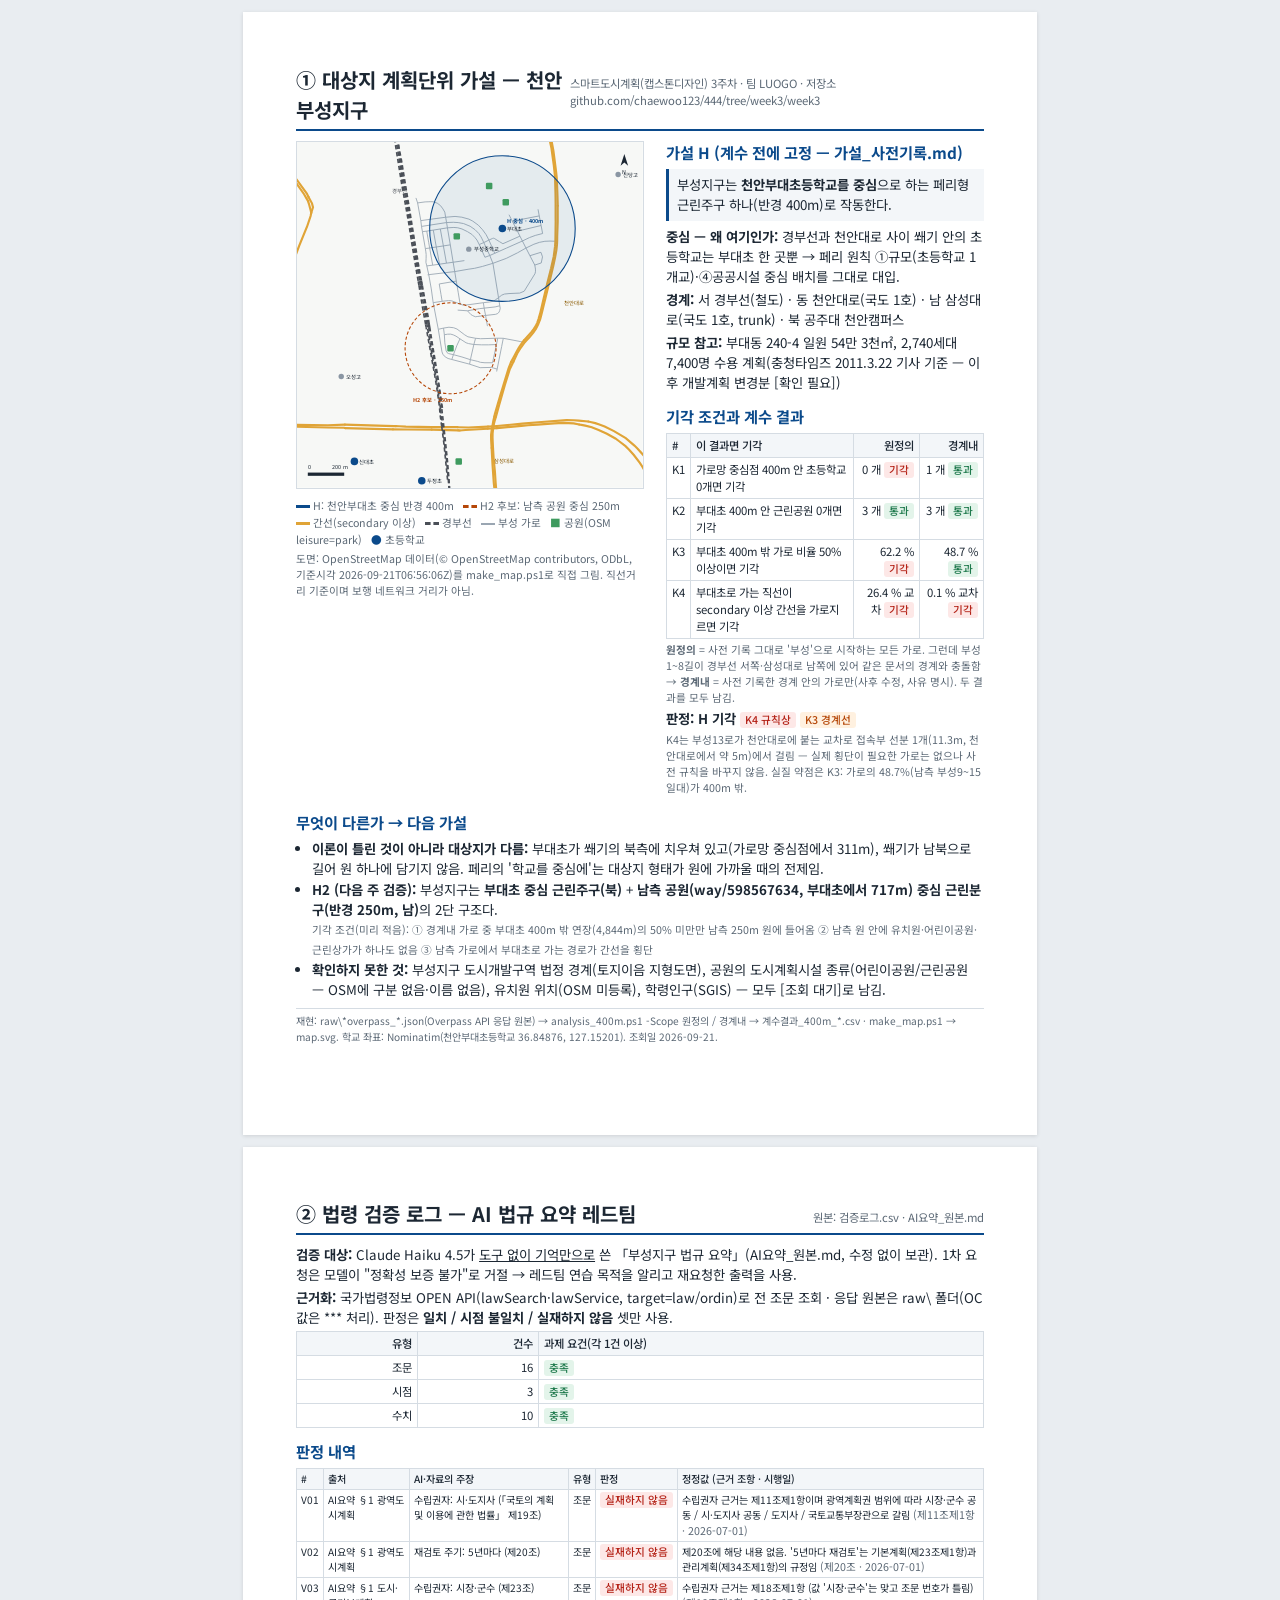
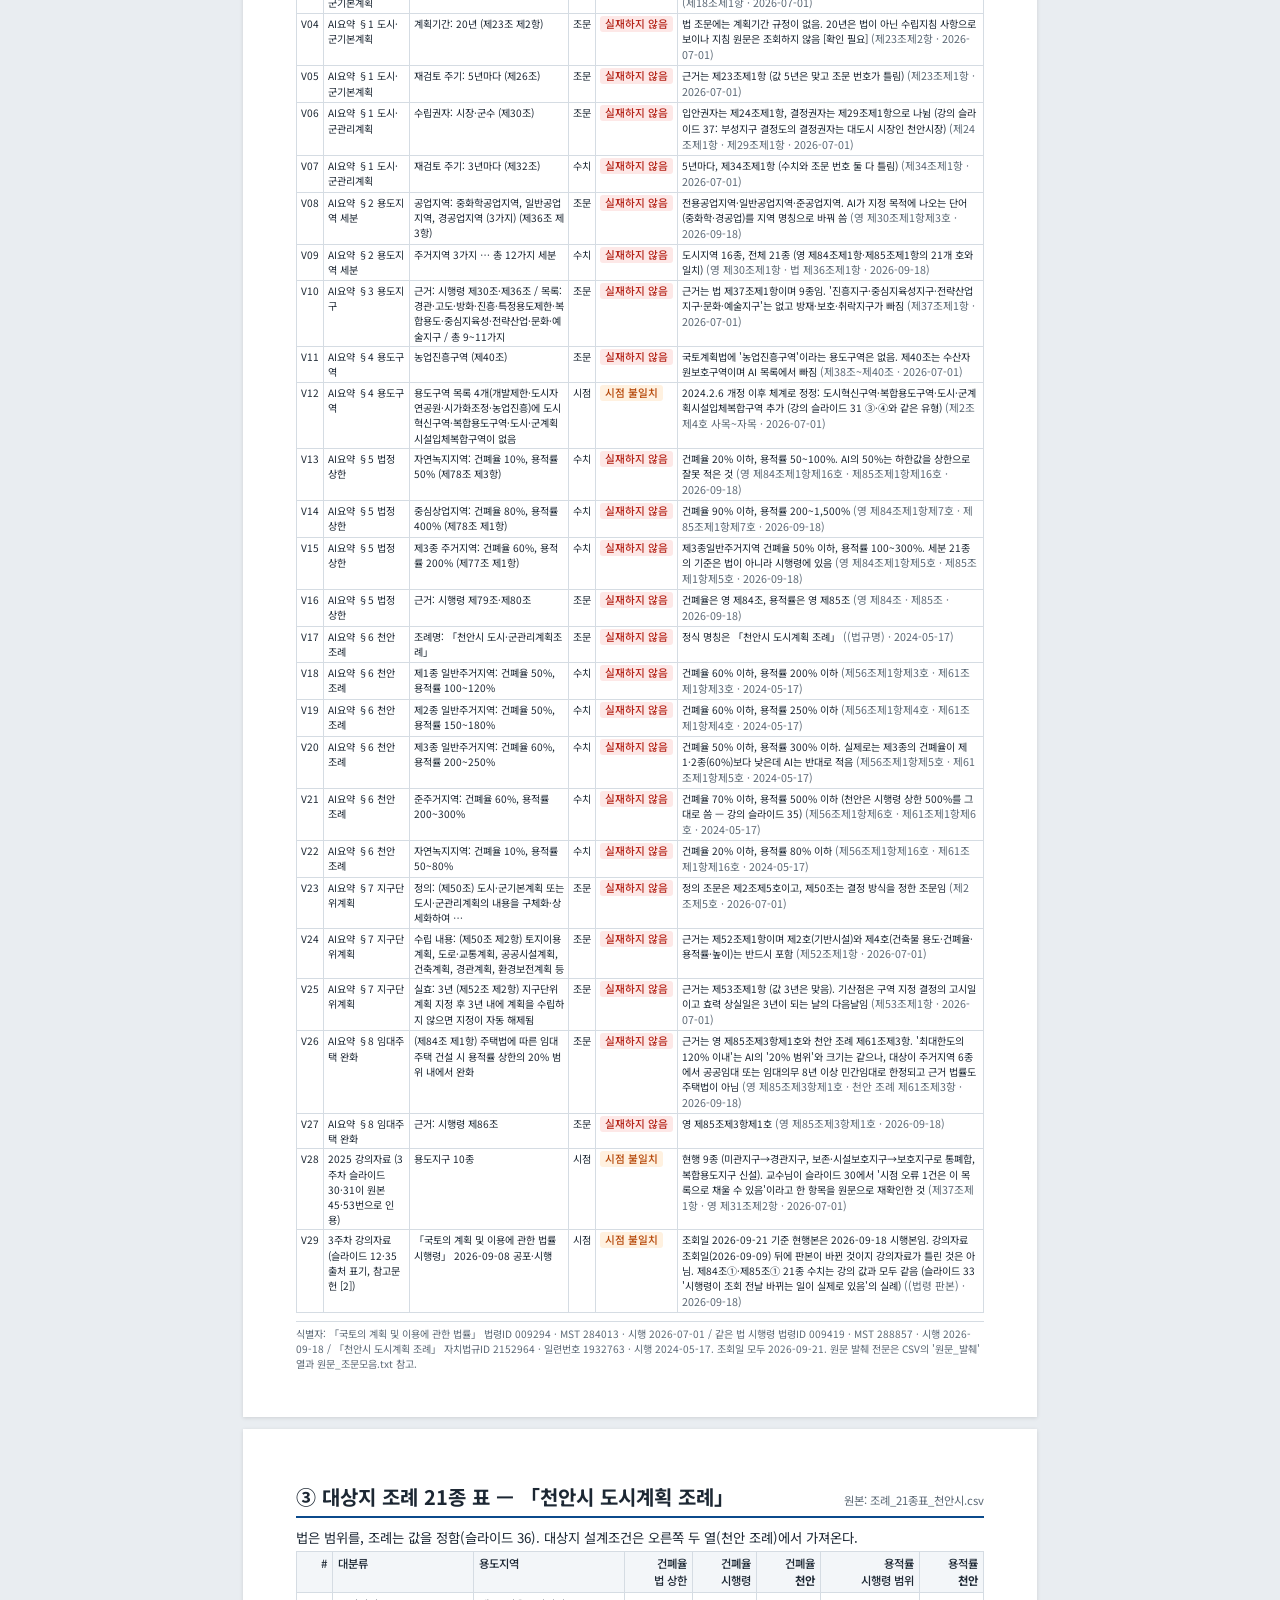
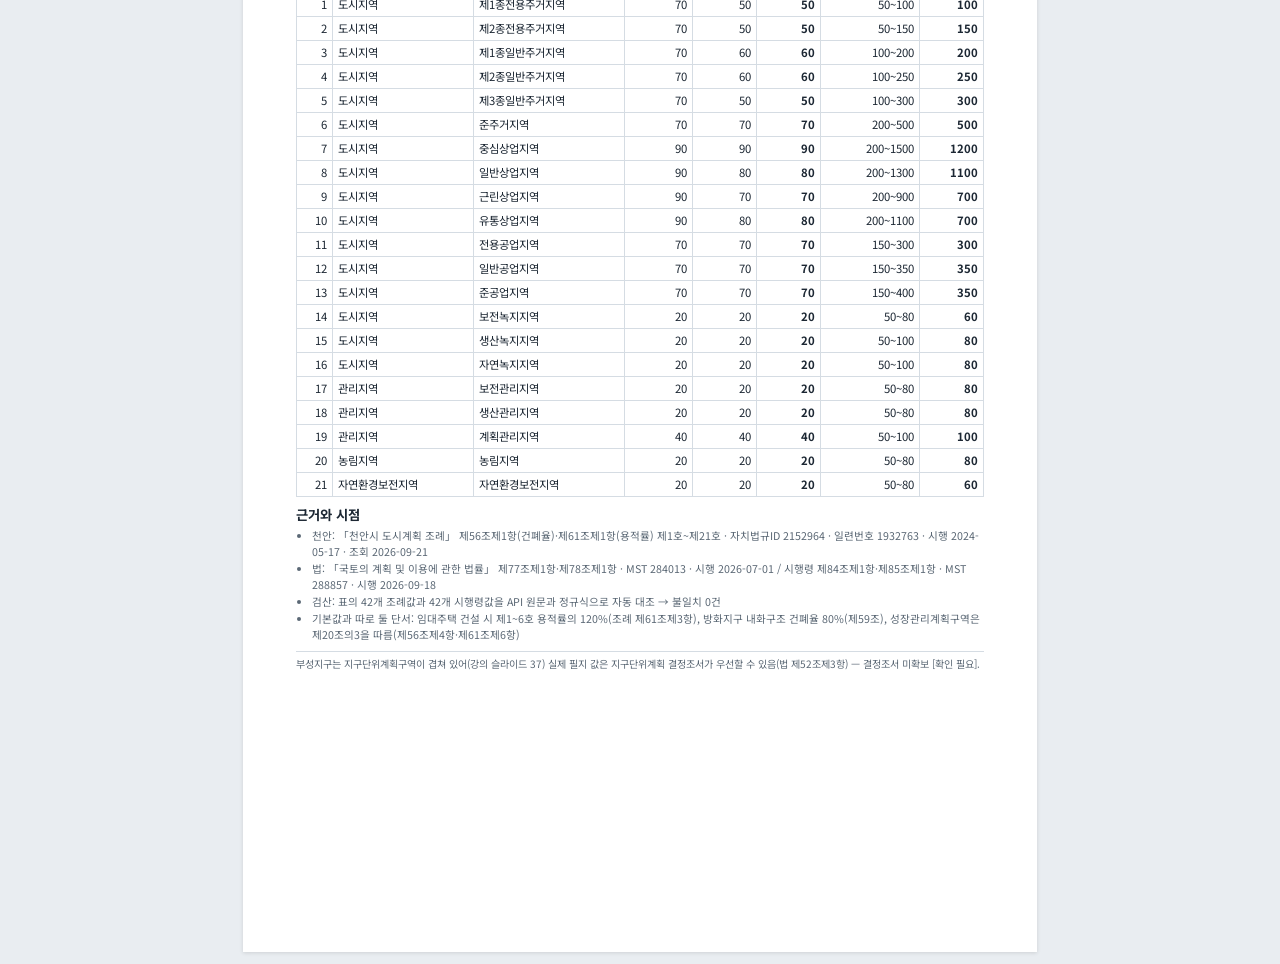
<file: week3/제출본.html>
<!DOCTYPE html>
<html lang="ko">
<head>
<meta charset="utf-8">
<title>스마트도시계획 3주차 과제</title>
<link rel="preconnect" href="https://fonts.googleapis.com">
<link href="https://fonts.googleapis.com/css2?family=Noto+Sans+KR:wght@400;500;700&display=swap" rel="stylesheet">
<style>
  :root {
    --ink: #1c2733; --muted: #5b6875; --line: #d5dce3; --bg: #ffffff; --soft: #f3f6f9;
    --accent: #0b4a8b; --warn: #b54708; --ok: #1f7a4d; --bad: #b42318;
    --map-bg: #f7f8f6; --street: #9aa6b2; --arterial: #e0a437; --rail: #4a4f57;
    --c400: #0b4a8b; --c400-fill: rgba(11,74,139,.08); --c250: #b54708;
    --park: #3f9b5f; --school: #0b4a8b; --school2: #8a96a3;
  }
  * { box-sizing: border-box; }
  body { margin: 0; background: #e9edf1; color: var(--ink); font: 10pt/1.5 'Noto Sans KR', 'Malgun Gothic', sans-serif; }
  .page { width: 210mm; min-height: 297mm; margin: 12px auto; padding: 14mm 14mm 12mm; background: var(--bg); box-shadow: 0 1px 4px rgba(0,0,0,.12); }
  @media print {
    body { background: #fff; }
    .page { margin: 0; box-shadow: none; min-height: auto; page-break-after: always; }
    .page:last-child { page-break-after: auto; }
    @page { size: A4 portrait; margin: 0; }
  }
  header.top { display: flex; justify-content: space-between; align-items: baseline; border-bottom: 2px solid var(--accent); padding-bottom: 4px; margin-bottom: 10px; }
  header.top .course { font-size: 8.5pt; color: var(--muted); }
  h1 { font-size: 15pt; margin: 0; }
  h2 { font-size: 11.5pt; margin: 12px 0 5px; color: var(--accent); }
  h3 { font-size: 10pt; margin: 8px 0 3px; }
  p { margin: 3px 0; }
  .meta { font-size: 8.5pt; color: var(--muted); }
  .grid { display: grid; grid-template-columns: 92mm 1fr; gap: 6mm; }
  .map svg { width: 100%; height: auto; border: 1px solid var(--line); }
  .map svg .lb { font: 10px 'Noto Sans KR', sans-serif; fill: var(--ink); }
  .map svg .strong { font-weight: 700; fill: var(--c400); }
  .map svg .c250 { fill: var(--c250); font-weight: 700; }
  .map svg .rail { fill: var(--rail); } .map svg .art { fill: #8a5a00; }
  .legend { font-size: 8pt; color: var(--muted); margin-top: 3px; line-height: 1.6; }
  .legend i { display: inline-block; width: 14px; height: 0; vertical-align: middle; margin-right: 3px; border-top: 3px solid; }
  .hyp { background: var(--soft); border-left: 3px solid var(--accent); padding: 6px 8px; margin: 4px 0 6px; }
  table { width: 100%; border-collapse: collapse; font-size: 8.5pt; }
  th, td { border: 1px solid var(--line); padding: 3px 5px; vertical-align: top; text-align: left; }
  th { background: var(--soft); font-weight: 500; }
  td.num, th.num { text-align: right; font-variant-numeric: tabular-nums; }
  .tag { display: inline-block; padding: 0 5px; border-radius: 3px; font-size: 8pt; font-weight: 500; white-space: nowrap; }
  .t-bad { background: #fde8e7; color: var(--bad); } .t-ok { background: #e3f4ea; color: var(--ok); } .t-warn { background: #fff1e0; color: var(--warn); }
  .verdict { font-weight: 700; }
  .note { font-size: 8pt; color: var(--muted); }
  ul { margin: 3px 0; padding-left: 16px; } li { margin: 1px 0; }
  .small td, .small th { font-size: 7.6pt; padding: 2px 4px; }
  .small td:nth-child(4), .small td:nth-child(5), .small th:nth-child(4), .small th:nth-child(5) { white-space: nowrap; }
  .foot { margin-top: 8px; border-top: 1px solid var(--line); padding-top: 4px; font-size: 7.6pt; color: var(--muted); }
</style>
</head>
<body>

<!-- ============ 1. 계획단위 가설 1장 ============ -->
<section class="page">
  <header class="top">
    <h1>① 대상지 계획단위 가설 — 천안 부성지구</h1>
    <span class="course">스마트도시계획(캡스톤디자인) 3주차 · 팀 LUOGO · 저장소 github.com/chaewoo123/444/tree/week3/week3</span>
  </header>

  <div class="grid">
    <div class="map">
      <svg xmlns='http://www.w3.org/2000/svg' viewBox='0 0 640 640' role='img' aria-label='부성지구 400m 가설 도면'>
<rect width='640' height='640' fill='var(--map-bg)'/>
<path d='M-167.9,603.0 L-163.8,603.1 L-149.7,603.4 L-142.5,603.6 L-134.9,603.8 L-104.8,604.5 L-102.2,604.5 L-52.9,605.7 L-36.9,606.1 L-32.8,606.2' fill='none' stroke='var(--street)' stroke-width='1.6'/>
<path d='M-105.4,722.1 L-105.3,719.9 L-104.9,703.8 L-104.5,689.9 L-103.8,661.5 L-103.5,650.0 L-103.0,632.9 L-102.6,618.2 L-102.3,606.3 L-102.2,604.5 L-102.2,602.2 L-101.7,586.5 L-101.3,569.6' fill='none' stroke='var(--street)' stroke-width='1.6'/>
<path d='M-151.5,719.2 L-151.4,716.8 L-151.4,708.6 L-151.2,705.3 L-150.5,704.2 L-149.6,703.5 L-148.3,703.0 L-127.5,703.4 L-104.9,703.8 L-55.4,705.3' fill='none' stroke='var(--street)' stroke-width='1.6'/>
<path d='M-172.4,673.5 L-169.6,673.6 L-154.1,674.0 L-153.5,660.3 L-118.0,661.2 L-103.8,661.5' fill='none' stroke='var(--street)' stroke-width='1.6'/>
<path d='M-170.3,648.0 L-165.2,648.3 L-153.3,648.6 L-131.7,649.2 L-103.5,650.0 L-54.1,651.7 L-37.6,652.5 L-33.1,652.6 L-30.8,652.6' fill='none' stroke='var(--street)' stroke-width='1.6'/>
<path d='M-101.3,569.6 L-101.4,550.2 L-101.3,536.9 L-146.9,536.0 L-147.4,549.3 L-148.1,568.6 L-149.6,601.6 L-149.7,603.4' fill='none' stroke='var(--street)' stroke-width='1.6'/>
<path d='M-165.5,567.9 L-148.1,568.6 L-103.7,569.6 L-101.3,569.6 L-70.2,570.6 L-52.0,570.8 L-35.9,571.2 L-32.2,571.4' fill='none' stroke='var(--street)' stroke-width='1.6'/>
<path d='M-128.0,719.6 L-128.0,717.4 L-127.5,703.4 L-127.4,697.9 L-127.2,692.7 L-126.9,691.6 L-126.6,690.7 L-126.0,690.1 L-124.9,689.6 L-118.5,689.6 L-104.5,689.9 L-55.1,691.2 L-38.6,691.7 L-34.2,691.8' fill='none' stroke='var(--street)' stroke-width='1.6'/>
<path d='M-118.5,689.6 L-118.0,661.2' fill='none' stroke='var(--street)' stroke-width='1.6'/>
<path d='M-55.8,721.0 L-55.8,719.2 L-55.4,705.3 L-55.1,691.2 L-54.1,651.7 L-53.6,634.7 L-53.3,620.0 L-52.9,605.7 L-52.5,588.8 L-52.0,570.8' fill='none' stroke='var(--street)' stroke-width='1.6'/>
<path d='M362.7,224.6 L387.4,215.5 L408.3,205.1 L423.9,196.3 L438.5,189.3 L448.7,185.8 L458.9,183.8 L468.3,183.4 L476.3,183.7 L478.4,183.5' fill='none' stroke='var(--street)' stroke-width='1.6'/>
<path d='M381.9,363.4 L378.9,378.6 L370.5,420.5 L369.6,424.9' fill='none' stroke='var(--street)' stroke-width='1.6'/>
<path d='M392.5,134.6 L398.6,146.6 L408.1,165.1 L412.7,174.3 L417.3,183.3 L423.9,196.3 L431.2,210.5 L440.2,227.8 L441.5,235.4 L441.5,240.2 L440.5,243.9 L420.6,276.2 L412.3,279.7 L392.5,280.6 L384.1,281.5 L379.0,283.5 L373.1,288.2 L367.5,292.1 L363.5,294.8 L355.7,296.3 L345.0,297.5 L314.4,301.7 L307.4,301.9 L302.0,300.1 L286.5,294.1 L280.6,293.6 L268.7,294.9 L252.1,297.4' fill='none' stroke='var(--street)' stroke-width='1.6'/>
<path d='M309.9,219.6 L289.1,222.6 L276.7,224.3 L263.9,226.2 L251.2,228.0 L240.3,229.4' fill='none' stroke='var(--street)' stroke-width='1.6'/>
<path d='M283.8,190.4 L271.0,192.4 L257.9,194.4 L245.6,196.3 L237.6,197.3' fill='none' stroke='var(--street)' stroke-width='1.6'/>
<path d='M220.2,103.5 L223.3,112.8 L229.2,145.6 L230.5,156.3 L232.2,166.0 L237.6,197.3 L238.5,203.3 L239.1,208.1 L239.0,215.3 L238.7,223.0 L240.3,229.4 L243.9,245.6 L248.6,272.0 L252.1,297.4 L261.6,346.8' fill='none' stroke='var(--street)' stroke-width='1.6'/>
<path d='M230.5,156.3 L276.9,149.1 L289.4,148.6 L298.4,149.2 L308.4,151.0 L320.5,156.0 L329.5,162.2 L336.5,169.3 L340.6,175.5 L342.5,179.2 L345.8,186.2 L356.9,210.1 L362.7,224.6 L373.1,288.2 L375.4,303.2 L376.2,308.0 L375.1,312.3 L374.3,314.6 L371.7,317.5 L367.9,319.0 L349.1,321.1 L333.6,323.1 L330.2,323.5 L325.5,321.5 L321.9,319.4 L315.6,312.5' fill='none' stroke='var(--street)' stroke-width='1.6'/>
<path d='M278.5,158.9 L283.8,190.4 L289.1,222.6 L292.0,239.9' fill='none' stroke='var(--street)' stroke-width='1.6'/>
<path d='M381.9,363.4 L371.6,363.2 L339.9,364.2 L330.6,363.4 L316.4,360.6 L310.6,357.1 L301.6,350.3 L296.2,346.2 L289.8,343.8 L281.3,342.9 L271.3,344.5 L261.6,346.8' fill='none' stroke='var(--street)' stroke-width='1.6'/>
<path d='M297.5,311.2 L315.6,312.5 L338.1,308.5 L346.5,307.6 L366.9,305.3 L375.4,303.2' fill='none' stroke='var(--street)' stroke-width='1.6'/>
<path d='M352.6,340.9 L349.1,321.1 L346.5,307.6 L345.0,297.5' fill='none' stroke='var(--street)' stroke-width='1.6'/>
<path d='M369.3,375.0 L354.9,375.5 L341.3,375.5 L327.4,374.9 L317.6,373.2 L313.0,371.7 L301.7,364.4 L294.3,359.4 L289.1,357.0 L284.5,355.7 L278.8,355.8 L272.8,356.8' fill='none' stroke='var(--street)' stroke-width='1.6'/>
<path d='M330.6,363.4 L327.4,374.9 L321.0,403.0 L319.5,411.3' fill='none' stroke='var(--street)' stroke-width='1.6'/>
<path d='M301.7,364.4 L296.1,376.5 L289.6,393.7 L286.6,402.6' fill='none' stroke='var(--street)' stroke-width='1.6'/>
<path d='M271.3,344.5 L272.8,356.8 L273.7,371.8 L276.1,386.7 L277.7,389.9 L280.6,391.7 L289.6,393.7 L305.4,398.0 L321.0,403.0 L334.7,406.2 L339.7,407.9 L348.0,408.7 L362.0,408.7 L369.3,375.0 L371.6,363.2' fill='none' stroke='var(--street)' stroke-width='1.6'/>
<path d='M294.9,257.5 L263.3,262.8 L266.6,282.3 L268.7,294.9' fill='none' stroke='var(--street)' stroke-width='1.6'/>
<path d='M356.9,210.1 L366.1,206.1 L388.0,196.3 L417.3,183.3 L430.3,177.0 L441.1,173.0 L454.7,169.4 L451.9,154.6 L448.5,136.8 L446.2,124.6' fill='none' stroke='var(--street)' stroke-width='1.6'/>
<path d='M302.0,300.1 L298.4,278.1 L294.9,257.5 L292.0,239.9' fill='none' stroke='var(--street)' stroke-width='1.6'/>
<path d='M440.2,227.8 L452.1,224.0 L454.5,212.6 L451.6,204.2 L431.2,210.5' fill='none' stroke='var(--street)' stroke-width='1.6'/>
<path d='M398.6,146.6 L448.5,136.8' fill='none' stroke='var(--street)' stroke-width='1.6'/>
<path d='M408.1,165.1 L451.9,154.6' fill='none' stroke='var(--street)' stroke-width='1.6'/>
<path d='M325.4,146.5 L318.3,142.8 L305.1,139.2 L292.6,137.8 L275.2,139.3 L257.5,141.7 L242.5,143.7 L229.2,145.6' fill='none' stroke='var(--street)' stroke-width='1.6'/>
<path d='M412.7,174.3 L381.2,188.3 L375.0,184.6 L365.3,178.5 L363.8,178.1 L362.1,178.5 L355.3,181.6' fill='none' stroke='var(--street)' stroke-width='1.6'/>
<path d='M252.3,163.1 L257.9,194.4 L263.9,226.2' fill='none' stroke='var(--street)' stroke-width='1.6'/>
<path d='M240.2,165.0 L243.9,186.5 L245.6,196.3 L251.2,228.0' fill='none' stroke='var(--street)' stroke-width='1.6'/>
<path d='M265.3,161.0 L271.0,192.4 L276.7,224.3' fill='none' stroke='var(--street)' stroke-width='1.6'/>
<path d='M366.1,206.1 L355.3,181.6 L350.2,171.7 L343.6,162.5 L335.7,154.0 L325.4,146.5' fill='none' stroke='var(--street)' stroke-width='1.6'/>
<path d='M355.3,181.6 L345.8,186.2 L337.4,189.8' fill='none' stroke='var(--street)' stroke-width='1.6'/>
<path d='M241.8,245.9 L243.9,245.6 L292.0,239.9' fill='none' stroke='var(--street)' stroke-width='1.6'/>
<path d='M223.3,112.8 L237.2,110.9 L242.7,110.7 L246.5,110.5 L252.3,110.6 L259.7,113.3 L265.6,117.7 L270.2,123.9 L273.6,129.8 L275.2,139.3' fill='none' stroke='var(--street)' stroke-width='1.6'/>
<path d='M261.6,346.8 L268.4,388.5 L270.0,392.8 L272.4,396.0 L275.9,398.7 L279.7,400.8 L286.6,402.6 L319.5,411.3 L339.1,417.8 L360.0,417.3 L370.5,420.5' fill='none' stroke='var(--street)' stroke-width='1.6'/>
<path d='M292.0,239.9 L316.8,235.6 L328.9,233.8 L343.1,230.4 L362.7,224.6' fill='none' stroke='var(--street)' stroke-width='1.6'/>
<path d='M232.2,166.0 L240.2,165.0 L252.3,163.1 L265.3,161.0 L278.5,158.9 L290.4,158.2 L297.6,158.8 L305.4,161.0 L315.5,165.9' fill='none' stroke='var(--street)' stroke-width='1.6'/>
<path d='M315.5,165.9 L323.7,171.0 L329.1,176.5 L333.2,181.6 L337.4,189.8 L347.9,213.4 L356.9,210.1' fill='none' stroke='var(--street)' stroke-width='1.6'/>
<path d='M275.2,139.3 L276.9,149.1 L278.5,158.9' fill='none' stroke='var(--street)' stroke-width='1.6'/>
<path d='M421.4,371.1 L417.7,370.3 L413.1,369.4 L410.9,368.9 L381.9,363.4' fill='none' stroke='var(--street)' stroke-width='1.6'/>
<path d='M297.2,528.0 L249.0,527.9' fill='none' stroke='var(--arterial)' stroke-width='4' stroke-linecap='round'/>
<path d='M370.2,529.7 L415.3,525.6 L427.9,524.4 L445.3,523.3 L476.1,520.8 L492.8,520.1 L512.4,520.9 L522.3,523.0' fill='none' stroke='var(--arterial)' stroke-width='4' stroke-linecap='round'/>
<path d='M-147.2,525.6 L-136.0,524.6 L-106.3,524.6 L-98.6,524.4 L-72.6,524.8 L-44.7,525.8' fill='none' stroke='var(--arterial)' stroke-width='4' stroke-linecap='round'/>
<path d='M-44.7,525.8 L-17.5,526.8' fill='none' stroke='var(--arterial)' stroke-width='4' stroke-linecap='round'/>
<path d='M376.4,769.6 L375.1,762.0 L374.6,756.6 L374.1,746.1 L373.5,734.0 L373.4,727.2 L373.0,714.3 L372.2,684.6 L372.1,679.0 L371.5,666.4' fill='none' stroke='var(--arterial)' stroke-width='4' stroke-linecap='round'/>
<path d='M-17.5,526.8 L54.8,528.5 L87.0,529.0 L88.9,529.6' fill='none' stroke='var(--arterial)' stroke-width='4' stroke-linecap='round'/>
<path d='M298.4,533.8 L301.3,534.1' fill='none' stroke='var(--arterial)' stroke-width='4' stroke-linecap='round'/>
<path d='M249.3,532.5 L298.4,533.8' fill='none' stroke='var(--arterial)' stroke-width='4' stroke-linecap='round'/>
<path d='M301.3,534.1 L312.0,533.1 L353.0,530.8' fill='none' stroke='var(--arterial)' stroke-width='4' stroke-linecap='round'/>
<path d='M353.0,530.8 L370.2,529.7' fill='none' stroke='var(--arterial)' stroke-width='4' stroke-linecap='round'/>
<path d='M371.5,666.4 L369.6,652.8 L367.7,630.4 L366.4,610.4 L364.0,585.5 L362.9,566.9' fill='none' stroke='var(--arterial)' stroke-width='4' stroke-linecap='round'/>
<path d='M-17.2,523.3 L-44.8,522.1' fill='none' stroke='var(--arterial)' stroke-width='4' stroke-linecap='round'/>
<path d='M88.7,523.3 L57.3,524.4 L-17.2,523.3' fill='none' stroke='var(--arterial)' stroke-width='4' stroke-linecap='round'/>
<path d='M-44.8,522.1 L-88.1,521.5 L-104.5,521.0 L-130.4,521.0 L-147.6,519.4' fill='none' stroke='var(--arterial)' stroke-width='4' stroke-linecap='round'/>
<path d='M353.6,526.8 L317.5,528.5 L297.2,528.0' fill='none' stroke='var(--arterial)' stroke-width='4' stroke-linecap='round'/>
<path d='M249.0,527.9 L201.6,526.9 L189.0,526.3 L182.8,526.1' fill='none' stroke='var(--arterial)' stroke-width='4' stroke-linecap='round'/>
<path d='M370.1,525.8 L353.6,526.8' fill='none' stroke='var(--arterial)' stroke-width='4' stroke-linecap='round'/>
<path d='M362.9,566.9 L362.3,554.8 L362.0,547.4 L362.1,539.6 L362.9,532.5 L364.8,520.5 L365.9,516.5 L368.3,508.4' fill='none' stroke='var(--arterial)' stroke-width='4' stroke-linecap='round'/>
<path d='M368.3,508.4 L374.5,486.1 L384.8,449.9 L393.6,421.4 L400.6,406.8' fill='none' stroke='var(--arterial)' stroke-width='4' stroke-linecap='round'/>
<path d='M369.3,727.7 L369.8,742.7 L370.4,750.5 L370.7,756.5 L371.2,760.6' fill='none' stroke='var(--arterial)' stroke-width='4' stroke-linecap='round'/>
<path d='M343.4,-343.0 L347.3,-330.5 L351.4,-317.3 L353.4,-311.6 L358.5,-296.7 L362.2,-287.6 L366.3,-277.1 L388.6,-220.7 L414.3,-150.8 L416.4,-144.6 L428.4,-111.3 L453.8,-43.8 L459.9,-28.3 L465.8,-10.9 L468.3,-1.4 L470.9,10.5 L475.4,42.6 L477.7,64.2 L478.6,96.9 L478.8,113.6 L478.8,118.3 L478.8,132.5 L478.8,141.7 L478.9,147.5 L478.7,159.2 L478.7,162.0 L478.4,183.5 L477.8,192.8 L475.4,211.4 L474.3,216.6 L470.4,233.8 L463.4,261.6 L455.9,292.9 L450.2,317.3 L447.1,327.8 L444.7,334.8 L441.8,341.0 L438.1,346.5 L434.2,351.7 L420.5,367.0' fill='none' stroke='var(--arterial)' stroke-width='4' stroke-linecap='round'/>
<path d='M365.5,507.9 L363.5,516.1 L361.8,525.5 L360.7,531.6 L360.1,535.7 L359.3,542.7 L359.4,551.0 L359.9,559.9 L360.3,566.6' fill='none' stroke='var(--arterial)' stroke-width='4' stroke-linecap='round'/>
<path d='M396.2,407.4 L391.7,419.2 L381.1,453.5 L376.0,470.2 L366.2,504.0 L365.5,507.9' fill='none' stroke='var(--arterial)' stroke-width='4' stroke-linecap='round'/>
<path d='M482.6,118.2 L482.6,115.8 L482.6,113.6 L482.1,96.7 L481.4,79.3 L480.9,67.4 L479.8,56.0 L477.1,35.2 L474.5,15.2 L471.2,-2.0 L469.0,-10.6 L465.9,-20.2 L465.7,-20.9 L461.2,-33.3 L459.4,-38.3 L453.8,-53.1 L437.7,-97.6 L432.1,-112.4 L426.5,-127.1 L419.8,-145.8 L417.4,-151.7 L413.1,-162.3 L403.9,-188.0 L392.5,-217.6 L383.1,-243.9 L372.6,-272.1 L365.4,-290.9 L363.8,-294.7 L362.3,-298.5 L357.0,-312.6 L342.5,-362.5 L341.1,-367.2' fill='none' stroke='var(--arterial)' stroke-width='4' stroke-linecap='round'/>
<path d='M360.3,566.6 L361.9,596.1 L364.4,631.9 L366.5,651.3 L368.0,675.3' fill='none' stroke='var(--arterial)' stroke-width='4' stroke-linecap='round'/>
<path d='M539.2,517.5 L521.5,515.8 L512.5,515.1 L499.0,514.9 L452.6,518.3 L417.2,521.4 L370.1,525.8' fill='none' stroke='var(--arterial)' stroke-width='4' stroke-linecap='round'/>
<path d='M-32.0,519.5 L-33.1,444.8 L-33.3,430.7' fill='none' stroke='var(--arterial)' stroke-width='4' stroke-linecap='round'/>
<path d='M177.6,531.9 L204.4,532.3 L249.3,532.5' fill='none' stroke='var(--arterial)' stroke-width='4' stroke-linecap='round'/>
<path d='M182.8,526.1 L179.6,526.0 L88.7,523.3' fill='none' stroke='var(--arterial)' stroke-width='4' stroke-linecap='round'/>
<path d='M674.3,640.7 L671.9,632.3 L668.2,624.0 L664.6,616.2 L657.6,603.3 L653.4,596.4 L648.6,589.7 L641.8,580.4 L630.6,567.8 L624.7,562.0 L608.6,548.1 L586.8,535.3 L569.6,526.8 L559.7,523.1 L552.2,520.5 L543.1,518.3 L539.2,517.5' fill='none' stroke='var(--arterial)' stroke-width='4' stroke-linecap='round'/>
<path d='M522.3,523.0 L526.4,523.7 L533.7,525.1 L545.7,528.2 L558.4,533.1 L573.7,540.2 L589.4,548.9 L596.4,554.0 L608.2,563.0 L614.9,569.6 L623.6,579.5 L634.7,594.1 L639.6,601.4 L646.5,613.6 L652.4,625.7 L658.4,643.2' fill='none' stroke='var(--arterial)' stroke-width='4' stroke-linecap='round'/>
<path d='M-29.6,530.0 L-30.5,520.8 L-32.0,519.5' fill='none' stroke='var(--arterial)' stroke-width='4' stroke-linecap='round'/>
<path d='M26.3,131.2 L29.6,120.8 L27.7,113.5 L21.3,101.7' fill='none' stroke='var(--arterial)' stroke-width='4' stroke-linecap='round'/>
<path d='M88.9,529.6 L177.6,531.9' fill='none' stroke='var(--arterial)' stroke-width='4' stroke-linecap='round'/>
<path d='M-33.3,430.7 L-33.2,417.4 L-33.1,358.2 L-33.0,343.7' fill='none' stroke='var(--arterial)' stroke-width='4' stroke-linecap='round'/>
<path d='M21.3,101.7 L18.2,95.4 L-4.6,64.1 L-32.0,24.2 L-47.3,5.0 L-56.5,-8.6 L-120.3,-99.8 L-127.6,-109.3 L-130.6,-114.2' fill='none' stroke='var(--arterial)' stroke-width='4' stroke-linecap='round'/>
<path d='M-134.3,-112.1 L-131.2,-107.8 L-124.4,-98.3 L-95.8,-57.2 L-59.5,-5.1 L-50.2,6.5 L-27.5,38.3 L13.1,96.7 L20.5,109.4' fill='none' stroke='var(--arterial)' stroke-width='4' stroke-linecap='round'/>
<path d='M-33.0,343.7 L-31.5,318.2 L-25.0,269.8 L4.0,192.2 L18.7,156.4 L25.2,137.0 L26.3,131.2' fill='none' stroke='var(--arterial)' stroke-width='4' stroke-linecap='round'/>
<path d='M20.5,109.4 L22.2,114.9 L25.4,126.8 L26.3,131.2' fill='none' stroke='var(--arterial)' stroke-width='4' stroke-linecap='round'/>
<path d='M420.5,367.0 L419.5,368.0 L417.7,370.3 L412.0,378.6 L410.6,380.9 L406.7,388.0 L401.1,398.6 L396.2,407.4' fill='none' stroke='var(--arterial)' stroke-width='4' stroke-linecap='round'/>
<path d='M368.0,675.3 L368.2,679.2 L368.2,684.9 L368.6,702.5 L369.2,724.1 L369.3,727.7' fill='none' stroke='var(--arterial)' stroke-width='4' stroke-linecap='round'/>
<path d='M400.6,406.8 L408.5,390.0 L413.1,382.6 L416.5,377.9 L421.4,371.1 L423.8,368.6 L430.3,361.7 L431.1,360.8 L438.2,351.9 L439.3,350.3 L442.2,345.9 L445.4,339.8 L446.3,337.8 L447.7,334.5 L450.1,328.6 L451.3,323.8 L452.5,319.4 L454.9,309.5 L456.9,301.5 L466.3,262.9 L467.8,256.8 L471.2,242.8 L474.7,228.4 L478.0,212.4 L480.2,200.1 L481.3,189.6 L481.6,183.5 L481.7,174.7 L482.6,147.7 L482.6,124.2 L482.6,118.2' fill='none' stroke='var(--arterial)' stroke-width='4' stroke-linecap='round'/>
<path d='M230.3,256.1 L226.0,233.5 L219.0,190.8 L212.1,148.5 L209.3,130.6 L204.1,99.0 L199.6,71.8 L193.3,33.3 L189.7,15.2 L186.4,-9.6 L184.9,-19.9 L183.6,-34.5 L183.0,-46.3 L182.8,-57.5 L182.7,-65.0 L182.8,-73.3 L182.7,-83.4 L183.4,-92.6 L184.8,-103.2 L186.2,-112.9 L187.7,-123.7 L192.2,-149.9 L197.4,-177.3 L199.5,-188.0' fill='none' stroke='var(--rail)' stroke-width='3' stroke-dasharray='8 5'/>
<path d='M226.8,256.6 L222.9,234.1 L215.2,191.2 L208.8,149.2 L195.3,71.3 L186.2,14.8 L183.1,-4.2 L180.8,-17.4 L180.2,-31.7 L178.0,-59.4 L178.0,-66.6 L177.8,-76.3 L178.0,-90.1 L179.8,-103.2 L183.2,-122.9 L188.1,-151.1 L194.2,-180.2 L195.4,-188.7' fill='none' stroke='var(--rail)' stroke-width='3' stroke-dasharray='8 5'/>
<path d='M231.9,264.7 L230.9,259.7 L230.3,256.1' fill='none' stroke='var(--rail)' stroke-width='3' stroke-dasharray='8 5'/>
<path d='M245.7,342.9 L250.4,372.6 L256.1,406.7 L261.3,438.0 L269.5,494.1' fill='none' stroke='var(--rail)' stroke-width='3' stroke-dasharray='8 5'/>
<path d='M230.4,265.1 L230.9,267.8 L237.3,302.6 L242.9,337.3' fill='none' stroke='var(--rail)' stroke-width='3' stroke-dasharray='8 5'/>
<path d='M228.8,256.5 L230.4,265.1' fill='none' stroke='var(--rail)' stroke-width='3' stroke-dasharray='8 5'/>
<path d='M228.3,265.4 L226.8,256.6' fill='none' stroke='var(--rail)' stroke-width='3' stroke-dasharray='8 5'/>
<path d='M225.8,266.0 L224.3,257.2' fill='none' stroke='var(--rail)' stroke-width='3' stroke-dasharray='8 5'/>
<path d='M224.9,-353.5 L224.6,-336.8 L222.5,-315.9 L215.8,-278.3 L210.5,-250.8 L202.6,-214.3 L199.0,-195.1' fill='none' stroke='var(--rail)' stroke-width='3' stroke-dasharray='8 5'/>
<path d='M224.3,257.2 L220.3,234.1 L213.2,191.7 L206.7,149.3 L200.5,114.7 L194.0,78.9 L184.1,17.1 L179.0,-15.8 L176.6,-45.6 L175.4,-66.2 L175.6,-90.5 L177.1,-104.0 L181.0,-123.6 L186.2,-152.4 L191.9,-180.5 L193.6,-190.2' fill='none' stroke='var(--rail)' stroke-width='3' stroke-dasharray='8 5'/>
<path d='M265.8,495.2 L264.8,486.5 L261.2,460.2 L257.7,437.9 L253.2,413.6 L246.5,373.1 L241.4,343.3' fill='none' stroke='var(--rail)' stroke-width='3' stroke-dasharray='8 5'/>
<path d='M298.8,891.0 L296.9,864.4 L290.6,776.7 L289.6,761.1 L283.1,663.9 L280.1,624.8 L276.7,588.1 L273.4,560.7 L272.5,551.3 L267.3,507.9 L265.8,495.2' fill='none' stroke='var(--rail)' stroke-width='3' stroke-dasharray='8 5'/>
<path d='M268.1,494.6 L270.5,515.0 L273.2,539.7 L278.3,587.8 L281.4,624.6 L292.1,776.3 L296.7,842.6 L298.3,867.9 L299.0,878.3 L300.3,891.7' fill='none' stroke='var(--rail)' stroke-width='3' stroke-dasharray='8 5'/>
<path d='M268.0,526.8 L264.8,503.7 L263.7,489.5 L259.6,460.6 L256.3,439.3 L244.5,373.4 L239.1,343.3' fill='none' stroke='var(--rail)' stroke-width='3' stroke-dasharray='8 5'/>
<path d='M278.7,625.0 L272.1,559.2 L268.0,526.8' fill='none' stroke='var(--rail)' stroke-width='3' stroke-dasharray='8 5'/>
<path d='M194.8,-195.8 L198.4,-216.4 L206.3,-251.6 L211.6,-278.5 L214.3,-292.1 L217.1,-309.4 L220.1,-328.3 L221.0,-352.9' fill='none' stroke='var(--rail)' stroke-width='3' stroke-dasharray='8 5'/>
<path d='M193.6,-190.2 L194.8,-195.8' fill='none' stroke='var(--rail)' stroke-width='3' stroke-dasharray='8 5'/>
<path d='M201.1,-195.2 L202.9,-203.9 L204.8,-212.6 L212.4,-250.5 L217.6,-278.5 L224.9,-316.4 L225.9,-325.5 L226.6,-337.1 L226.9,-350.4 L227.1,-353.7' fill='none' stroke='var(--rail)' stroke-width='3' stroke-dasharray='8 5'/>
<path d='M199.5,-188.0 L200.4,-191.9 L201.1,-195.2' fill='none' stroke='var(--rail)' stroke-width='3' stroke-dasharray='8 5'/>
<path d='M196.7,-195.3 L200.4,-216.4 L208.6,-251.3 L213.8,-278.7 L220.4,-315.8 L222.4,-332.1 L223.3,-353.3' fill='none' stroke='var(--rail)' stroke-width='3' stroke-dasharray='8 5'/>
<path d='M195.4,-188.7 L196.7,-195.3' fill='none' stroke='var(--rail)' stroke-width='3' stroke-dasharray='8 5'/>
<path d='M197.6,-188.4 L195.9,-179.5 L190.1,-151.3 L185.2,-122.0 L182.6,-103.1 L180.6,-88.9 L180.4,-65.4 L182.1,-32.1 L183.1,-17.8 L188.1,14.6 L197.7,72.3 L201.0,92.6 L210.5,149.0 L217.1,191.1 L224.5,233.6 L228.8,256.5' fill='none' stroke='var(--rail)' stroke-width='3' stroke-dasharray='8 5'/>
<path d='M199.0,-195.1 L197.6,-188.4' fill='none' stroke='var(--rail)' stroke-width='3' stroke-dasharray='8 5'/>
<path d='M238.1,337.8 L237.1,332.2 L232.0,303.8 L226.4,269.3 L225.8,266.0' fill='none' stroke='var(--rail)' stroke-width='3' stroke-dasharray='8 5'/>
<path d='M239.1,343.3 L238.1,337.8' fill='none' stroke='var(--rail)' stroke-width='3' stroke-dasharray='8 5'/>
<path d='M240.5,337.5 L228.9,269.0 L228.3,265.4' fill='none' stroke='var(--rail)' stroke-width='3' stroke-dasharray='8 5'/>
<path d='M241.4,343.3 L240.5,337.5' fill='none' stroke='var(--rail)' stroke-width='3' stroke-dasharray='8 5'/>
<path d='M242.9,337.3 L243.8,342.9' fill='none' stroke='var(--rail)' stroke-width='3' stroke-dasharray='8 5'/>
<path d='M244.8,337.1 L242.3,321.1 L238.7,302.2 L232.4,267.8 L231.9,264.7' fill='none' stroke='var(--rail)' stroke-width='3' stroke-dasharray='8 5'/>
<path d='M245.7,342.9 L245.3,340.2 L244.8,337.1' fill='none' stroke='var(--rail)' stroke-width='3' stroke-dasharray='8 5'/>
<path d='M243.8,342.9 L248.6,372.9 L250.1,381.2 L255.4,413.0 L260.0,438.7 L268.1,494.6' fill='none' stroke='var(--rail)' stroke-width='3' stroke-dasharray='8 5'/>
<circle cx='380.3' cy='160.3' r='134.736842105263' fill='var(--c400-fill)' stroke='var(--c400)' stroke-width='2'/>
<circle cx='284.3' cy='381.9' r='84.2105263157895' fill='none' stroke='var(--c250)' stroke-width='2' stroke-dasharray='6 4'/>
<circle cx='81.9' cy='434.1' r='5' fill='var(--school2)'/>
<text x='90.9' y='438.1' class='lb'>오성고</text>
<circle cx='318.0' cy='198.4' r='5' fill='var(--school2)'/>
<text x='327.0' y='202.4' class='lb'>부성중학교</text>
<circle cx='231.0' cy='627.3' r='7' fill='var(--school)'/>
<text x='240.0' y='631.3' class='lb'>두정초</text>
<circle cx='106.3' cy='591.3' r='7' fill='var(--school)'/>
<text x='115.3' y='595.3' class='lb'>신대초</text>
<rect x='380.5' y='105.7' width='12' height='12' rx='2' fill='var(--park)'/>
<circle cx='380.2' cy='160.3' r='7' fill='var(--school)'/>
<text x='389.2' y='164.3' class='lb'>부대초</text>
<circle cx='594.5' cy='60.1' r='5' fill='var(--school2)'/>
<text x='603.5' y='64.1' class='lb'>신당고</text>
<rect x='278.2' y='376.0' width='12' height='12' rx='2' fill='var(--park)'/>
<rect x='293.4' y='585.6' width='12' height='12' rx='2' fill='var(--park)'/>
<rect x='289.8' y='168.7' width='12' height='12' rx='2' fill='var(--park)'/>
<rect x='349.7' y='75.5' width='12' height='12' rx='2' fill='var(--park)'/>
<text x='389.3' y='150.3' class='lb strong'>H 중심 · 400m</text>
<text x='214.3' y='482.110526315789' class='lb c250'>H2 후보 · 250m</text>
<text x='176' y='95' class='lb rail'>경부선</text>
<text x='494' y='301.3' class='lb art'>천안대로</text>
<text x='365' y='593.7' class='lb art'>삼성대로</text>
<g transform='translate(20,612)'><rect width='67.3684210526316' height='6' fill='var(--ink)'/><text x='0' y='-6' class='lb'>0</text><text x='45.3684210526316' y='-6' class='lb'>200 m</text></g>
<g transform='translate(606,40)'><path d='M0,-18 L7,4 L0,-2 L-7,4 Z' fill='var(--ink)'/><text x='-4' y='20' class='lb'>N</text></g>
</svg>

      <div class="legend">
        <i style="border-color:var(--c400)"></i>H: 천안부대초 중심 반경 400m &nbsp;
        <i style="border-color:var(--c250);border-top-style:dashed"></i>H2 후보: 남측 공원 중심 250m<br>
        <i style="border-color:var(--arterial)"></i>간선(secondary 이상) &nbsp;
        <i style="border-color:var(--rail);border-top-style:dashed"></i>경부선 &nbsp;
        <i style="border-color:var(--street);border-top-width:2px"></i>부성 가로 &nbsp;
        <span style="color:var(--park)">■</span> 공원(OSM leisure=park) &nbsp;
        <span style="color:var(--school)">●</span> 초등학교
      </div>
      <p class="note">도면: OpenStreetMap 데이터(© OpenStreetMap contributors, ODbL, 기준시각 2026-09-21T06:56:06Z)를 make_map.ps1로 직접 그림. 직선거리 기준이며 보행 네트워크 거리가 아님.</p>
    </div>

    <div>
      <h2 style="margin-top:0">가설 H (계수 전에 고정 — 가설_사전기록.md)</h2>
      <div class="hyp">부성지구는 <b>천안부대초등학교를 중심</b>으로 하는 페리형 근린주구 하나(반경 400m)로 작동한다.</div>
      <p><b>중심 — 왜 여기인가:</b> 경부선과 천안대로 사이 쐐기 안의 초등학교는 부대초 한 곳뿐 → 페리 원칙 ①규모(초등학교 1개교)·④공공시설 중심 배치를 그대로 대입.</p>
      <p><b>경계:</b> 서 경부선(철도) · 동 천안대로(국도 1호) · 남 삼성대로(국도 1호, trunk) · 북 공주대 천안캠퍼스</p>
      <p><b>규모 참고:</b> 부대동 240-4 일원 54만 3천㎡, 2,740세대 7,400명 수용 계획(충청타임즈 2011.3.22 기사 기준 — 이후 개발계획 변경분 [확인 필요])</p>

      <h2>기각 조건과 계수 결과</h2>
      <table>
        <tr><th>#</th><th>이 결과면 기각</th><th class="num">원정의</th><th class="num">경계내</th></tr>
        <tr><td>K1</td><td>가로망 중심점 400m 안 초등학교 0개면 기각</td><td class='num'>0 개 <span class='tag t-bad'>기각</span></td><td class='num'>1 개 <span class='tag t-ok'>통과</span></td></tr>
<tr><td>K2</td><td>부대초 400m 안 근린공원 0개면 기각</td><td class='num'>3 개 <span class='tag t-ok'>통과</span></td><td class='num'>3 개 <span class='tag t-ok'>통과</span></td></tr>
<tr><td>K3</td><td>부대초 400m 밖 가로 비율 50% 이상이면 기각</td><td class='num'>62.2 % <span class='tag t-bad'>기각</span></td><td class='num'>48.7 % <span class='tag t-ok'>통과</span></td></tr>
<tr><td>K4</td><td>부대초로 가는 직선이 secondary 이상 간선을 가로지르면 기각</td><td class='num'>26.4 % 교차 <span class='tag t-bad'>기각</span></td><td class='num'>0.1 % 교차 <span class='tag t-bad'>기각</span></td></tr>
      </table>
      <p class="note"><b>원정의</b> = 사전 기록 그대로 '부성'으로 시작하는 모든 가로. 그런데 부성1~8길이 경부선 서쪽·삼성대로 남쪽에 있어 같은 문서의 경계와 충돌함 → <b>경계내</b> = 사전 기록한 경계 안의 가로만(사후 수정, 사유 명시). 두 결과를 모두 남김.</p>
      <p class="verdict">판정: H 기각 <span class="tag t-bad">K4 규칙상</span> <span class="tag t-warn">K3 경계선</span></p>
      <p class="note">K4는 부성13로가 천안대로에 붙는 교차로 접속부 선분 1개(11.3m, 천안대로에서 약 5m)에서 걸림 — 실제 횡단이 필요한 가로는 없으나 사전 규칙을 바꾸지 않음. 실질 약점은 K3: 가로의 48.7%(남측 부성9~15 일대)가 400m 밖.</p>
    </div>
  </div>

  <h2>무엇이 다른가 → 다음 가설</h2>
  <ul>
    <li><b>이론이 틀린 것이 아니라 대상지가 다름:</b> 부대초가 쐐기의 북측에 치우쳐 있고(가로망 중심점에서 311m), 쐐기가 남북으로 길어 원 하나에 담기지 않음. 페리의 '학교를 중심에'는 대상지 형태가 원에 가까울 때의 전제임.</li>
    <li><b>H2 (다음 주 검증):</b> 부성지구는 <b>부대초 중심 근린주구(북)</b> + <b>남측 공원(way/598567634, 부대초에서 717m) 중심 근린분구(반경 250m, 남)</b>의 2단 구조다.<br>
      <span class="note">기각 조건(미리 적음): ① 경계내 가로 중 부대초 400m 밖 연장(4,844m)의 50% 미만만 남측 250m 원에 들어옴 ② 남측 원 안에 유치원·어린이공원·근린상가가 하나도 없음 ③ 남측 가로에서 부대초로 가는 경로가 간선을 횡단</span></li>
    <li><b>확인하지 못한 것:</b> 부성지구 도시개발구역 법정 경계(토지이음 지형도면), 공원의 도시계획시설 종류(어린이공원/근린공원 — OSM에 구분 없음·이름 없음), 유치원 위치(OSM 미등록), 학령인구(SGIS) — 모두 [조회 대기]로 남김.</li>
  </ul>

  <div class="foot">
    재현: raw\*overpass_*.json(Overpass API 응답 원본) → analysis_400m.ps1 -Scope 원정의 / 경계내 → 계수결과_400m_*.csv · make_map.ps1 → map.svg.
    학교 좌표: Nominatim(천안부대초등학교 36.84876, 127.15201). 조회일 2026-09-21.
  </div>
</section>

<!-- ============ 2. 법령 검증 로그 ============ -->
<section class="page">
  <header class="top">
    <h1>② 법령 검증 로그 — AI 법규 요약 레드팀</h1>
    <span class="course">원본: 검증로그.csv · AI요약_원본.md</span>
  </header>
  <p><b>검증 대상:</b> Claude Haiku 4.5가 <u>도구 없이 기억만으로</u> 쓴 「부성지구 법규 요약」(AI요약_원본.md, 수정 없이 보관). 1차 요청은 모델이 "정확성 보증 불가"로 거절 → 레드팀 연습 목적을 알리고 재요청한 출력을 사용.</p>
  <p><b>근거화:</b> 국가법령정보 OPEN API(lawSearch·lawService, target=law/ordin)로 전 조문 조회 · 응답 원본은 raw\ 폴더(OC 값은 *** 처리). 판정은 <b>일치 / 시점 불일치 / 실재하지 않음</b> 셋만 사용.</p>
  <table>
    <tr><th class="num">유형</th><th class="num">건수</th><th>과제 요건(각 1건 이상)</th></tr>
    <tr><td class='num'>조문</td><td class='num'>16</td><td><span class='tag t-ok'>충족</span></td></tr>
<tr><td class='num'>시점</td><td class='num'>3</td><td><span class='tag t-ok'>충족</span></td></tr>
<tr><td class='num'>수치</td><td class='num'>10</td><td><span class='tag t-ok'>충족</span></td></tr>
  </table>
  <h2>판정 내역</h2>
  <table class="small">
    <tr><th>#</th><th>출처</th><th>AI·자료의 주장</th><th>유형</th><th>판정</th><th>정정값 (근거 조항 · 시행일)</th></tr>
    <tr><td>V01</td><td>AI요약 &#167;1 광역도시계획</td><td>수립권자: 시&#183;도지사 (「국토의 계획 및 이용에 관한 법률」 제19조)</td><td>조문</td><td><span class='tag t-bad'>실재하지 않음</span></td><td>수립권자 근거는 제11조제1항이며 광역계획권 범위에 따라 시장&#183;군수 공동 / 시&#183;도지사 공동 / 도지사 / 국토교통부장관으로 갈림 <span class='note'>(제11조제1항 · 2026-07-01)</span></td></tr>
<tr><td>V02</td><td>AI요약 &#167;1 광역도시계획</td><td>재검토 주기: 5년마다 (제20조)</td><td>조문</td><td><span class='tag t-bad'>실재하지 않음</span></td><td>제20조에 해당 내용 없음. &#39;5년마다 재검토&#39;는 기본계획(제23조제1항)과 관리계획(제34조제1항)의 규정임 <span class='note'>(제20조 · 2026-07-01)</span></td></tr>
<tr><td>V03</td><td>AI요약 &#167;1 도시&#183;군기본계획</td><td>수립권자: 시장&#183;군수 (제23조)</td><td>조문</td><td><span class='tag t-bad'>실재하지 않음</span></td><td>수립권자 근거는 제18조제1항 (값 &#39;시장&#183;군수&#39;는 맞고 조문 번호가 틀림) <span class='note'>(제18조제1항 · 2026-07-01)</span></td></tr>
<tr><td>V04</td><td>AI요약 &#167;1 도시&#183;군기본계획</td><td>계획기간: 20년 (제23조 제2항)</td><td>조문</td><td><span class='tag t-bad'>실재하지 않음</span></td><td>법 조문에는 계획기간 규정이 없음. 20년은 법이 아닌 수립지침 사항으로 보이나 지침 원문은 조회하지 않음 [확인 필요] <span class='note'>(제23조제2항 · 2026-07-01)</span></td></tr>
<tr><td>V05</td><td>AI요약 &#167;1 도시&#183;군기본계획</td><td>재검토 주기: 5년마다 (제26조)</td><td>조문</td><td><span class='tag t-bad'>실재하지 않음</span></td><td>근거는 제23조제1항 (값 5년은 맞고 조문 번호가 틀림) <span class='note'>(제23조제1항 · 2026-07-01)</span></td></tr>
<tr><td>V06</td><td>AI요약 &#167;1 도시&#183;군관리계획</td><td>수립권자: 시장&#183;군수 (제30조)</td><td>조문</td><td><span class='tag t-bad'>실재하지 않음</span></td><td>입안권자는 제24조제1항, 결정권자는 제29조제1항으로 나뉨 (강의 슬라이드 37: 부성지구 결정도의 결정권자는 대도시 시장인 천안시장) <span class='note'>(제24조제1항 &#183; 제29조제1항 · 2026-07-01)</span></td></tr>
<tr><td>V07</td><td>AI요약 &#167;1 도시&#183;군관리계획</td><td>재검토 주기: 3년마다 (제32조)</td><td>수치</td><td><span class='tag t-bad'>실재하지 않음</span></td><td>5년마다, 제34조제1항 (수치와 조문 번호 둘 다 틀림) <span class='note'>(제34조제1항 · 2026-07-01)</span></td></tr>
<tr><td>V08</td><td>AI요약 &#167;2 용도지역 세분</td><td>공업지역: 중화학공업지역, 일반공업지역, 경공업지역 (3가지) (제36조 제3항)</td><td>조문</td><td><span class='tag t-bad'>실재하지 않음</span></td><td>전용공업지역&#183;일반공업지역&#183;준공업지역. AI가 지정 목적에 나오는 단어(중화학&#183;경공업)를 지역 명칭으로 바꿔 씀 <span class='note'>(영 제30조제1항제3호 · 2026-09-18)</span></td></tr>
<tr><td>V09</td><td>AI요약 &#167;2 용도지역 세분</td><td>주거지역 3가지 … 총 12가지 세분</td><td>수치</td><td><span class='tag t-bad'>실재하지 않음</span></td><td>도시지역 16종, 전체 21종 (영 제84조제1항&#183;제85조제1항의 21개 호와 일치) <span class='note'>(영 제30조제1항 &#183; 법 제36조제1항 · 2026-09-18)</span></td></tr>
<tr><td>V10</td><td>AI요약 &#167;3 용도지구</td><td>근거: 시행령 제30조&#183;제36조 / 목록: 경관&#183;고도&#183;방화&#183;진흥&#183;특정용도제한&#183;복합용도&#183;중심지육성&#183;전략산업&#183;문화&#183;예술지구 / 총 9~11가지</td><td>조문</td><td><span class='tag t-bad'>실재하지 않음</span></td><td>근거는 법 제37조제1항이며 9종임. &#39;진흥지구&#183;중심지육성지구&#183;전략산업지구&#183;문화&#183;예술지구&#39;는 없고 방재&#183;보호&#183;취락지구가 빠짐 <span class='note'>(제37조제1항 · 2026-07-01)</span></td></tr>
<tr><td>V11</td><td>AI요약 &#167;4 용도구역</td><td>농업진흥구역 (제40조)</td><td>조문</td><td><span class='tag t-bad'>실재하지 않음</span></td><td>국토계획법에 &#39;농업진흥구역&#39;이라는 용도구역은 없음. 제40조는 수산자원보호구역이며 AI 목록에서 빠짐 <span class='note'>(제38조~제40조 · 2026-07-01)</span></td></tr>
<tr><td>V12</td><td>AI요약 &#167;4 용도구역</td><td>용도구역 목록 4개(개발제한&#183;도시자연공원&#183;시가화조정&#183;농업진흥)에 도시혁신구역&#183;복합용도구역&#183;도시&#183;군계획시설입체복합구역이 없음</td><td>시점</td><td><span class='tag t-warn'>시점 불일치</span></td><td>2024.2.6 개정 이후 체계로 정정: 도시혁신구역&#183;복합용도구역&#183;도시&#183;군계획시설입체복합구역 추가 (강의 슬라이드 31 ③&#183;④와 같은 유형) <span class='note'>(제2조제4호 사목~자목 · 2026-07-01)</span></td></tr>
<tr><td>V13</td><td>AI요약 &#167;5 법정 상한</td><td>자연녹지지역: 건폐율 10%, 용적률 50% (제78조 제3항)</td><td>수치</td><td><span class='tag t-bad'>실재하지 않음</span></td><td>건폐율 20% 이하, 용적률 50~100%. AI의 50%는 하한값을 상한으로 잘못 적은 것 <span class='note'>(영 제84조제1항제16호 &#183; 제85조제1항제16호 · 2026-09-18)</span></td></tr>
<tr><td>V14</td><td>AI요약 &#167;5 법정 상한</td><td>중심상업지역: 건폐율 80%, 용적률 400% (제78조 제1항)</td><td>수치</td><td><span class='tag t-bad'>실재하지 않음</span></td><td>건폐율 90% 이하, 용적률 200~1,500% <span class='note'>(영 제84조제1항제7호 &#183; 제85조제1항제7호 · 2026-09-18)</span></td></tr>
<tr><td>V15</td><td>AI요약 &#167;5 법정 상한</td><td>제3종 주거지역: 건폐율 60%, 용적률 200% (제77조 제1항)</td><td>수치</td><td><span class='tag t-bad'>실재하지 않음</span></td><td>제3종일반주거지역 건폐율 50% 이하, 용적률 100~300%. 세분 21종의 기준은 법이 아니라 시행령에 있음 <span class='note'>(영 제84조제1항제5호 &#183; 제85조제1항제5호 · 2026-09-18)</span></td></tr>
<tr><td>V16</td><td>AI요약 &#167;5 법정 상한</td><td>근거: 시행령 제79조&#183;제80조</td><td>조문</td><td><span class='tag t-bad'>실재하지 않음</span></td><td>건폐율은 영 제84조, 용적률은 영 제85조 <span class='note'>(영 제84조 &#183; 제85조 · 2026-09-18)</span></td></tr>
<tr><td>V17</td><td>AI요약 &#167;6 천안 조례</td><td>조례명: 「천안시 도시&#183;군관리계획조례」</td><td>조문</td><td><span class='tag t-bad'>실재하지 않음</span></td><td>정식 명칭은 「천안시 도시계획 조례」 <span class='note'>((법규명) · 2024-05-17)</span></td></tr>
<tr><td>V18</td><td>AI요약 &#167;6 천안 조례</td><td>제1종 일반주거지역: 건폐율 50%, 용적률 100~120%</td><td>수치</td><td><span class='tag t-bad'>실재하지 않음</span></td><td>건폐율 60% 이하, 용적률 200% 이하 <span class='note'>(제56조제1항제3호 &#183; 제61조제1항제3호 · 2024-05-17)</span></td></tr>
<tr><td>V19</td><td>AI요약 &#167;6 천안 조례</td><td>제2종 일반주거지역: 건폐율 50%, 용적률 150~180%</td><td>수치</td><td><span class='tag t-bad'>실재하지 않음</span></td><td>건폐율 60% 이하, 용적률 250% 이하 <span class='note'>(제56조제1항제4호 &#183; 제61조제1항제4호 · 2024-05-17)</span></td></tr>
<tr><td>V20</td><td>AI요약 &#167;6 천안 조례</td><td>제3종 일반주거지역: 건폐율 60%, 용적률 200~250%</td><td>수치</td><td><span class='tag t-bad'>실재하지 않음</span></td><td>건폐율 50% 이하, 용적률 300% 이하. 실제로는 제3종의 건폐율이 제1&#183;2종(60%)보다 낮은데 AI는 반대로 적음 <span class='note'>(제56조제1항제5호 &#183; 제61조제1항제5호 · 2024-05-17)</span></td></tr>
<tr><td>V21</td><td>AI요약 &#167;6 천안 조례</td><td>준주거지역: 건폐율 60%, 용적률 200~300%</td><td>수치</td><td><span class='tag t-bad'>실재하지 않음</span></td><td>건폐율 70% 이하, 용적률 500% 이하 (천안은 시행령 상한 500%를 그대로 씀 — 강의 슬라이드 35) <span class='note'>(제56조제1항제6호 &#183; 제61조제1항제6호 · 2024-05-17)</span></td></tr>
<tr><td>V22</td><td>AI요약 &#167;6 천안 조례</td><td>자연녹지지역: 건폐율 10%, 용적률 50~80%</td><td>수치</td><td><span class='tag t-bad'>실재하지 않음</span></td><td>건폐율 20% 이하, 용적률 80% 이하 <span class='note'>(제56조제1항제16호 &#183; 제61조제1항제16호 · 2024-05-17)</span></td></tr>
<tr><td>V23</td><td>AI요약 &#167;7 지구단위계획</td><td>정의: (제50조) 도시&#183;군기본계획 또는 도시&#183;군관리계획의 내용을 구체화&#183;상세화하여 …</td><td>조문</td><td><span class='tag t-bad'>실재하지 않음</span></td><td>정의 조문은 제2조제5호이고, 제50조는 결정 방식을 정한 조문임 <span class='note'>(제2조제5호 · 2026-07-01)</span></td></tr>
<tr><td>V24</td><td>AI요약 &#167;7 지구단위계획</td><td>수립 내용: (제50조 제2항) 토지이용계획, 도로&#183;교통계획, 공공시설계획, 건축계획, 경관계획, 환경보전계획 등</td><td>조문</td><td><span class='tag t-bad'>실재하지 않음</span></td><td>근거는 제52조제1항이며 제2호(기반시설)와 제4호(건축물 용도&#183;건폐율&#183;용적률&#183;높이)는 반드시 포함 <span class='note'>(제52조제1항 · 2026-07-01)</span></td></tr>
<tr><td>V25</td><td>AI요약 &#167;7 지구단위계획</td><td>실효: 3년 (제52조 제2항) 지구단위계획 지정 후 3년 내에 계획을 수립하지 않으면 지정이 자동 해제됨</td><td>조문</td><td><span class='tag t-bad'>실재하지 않음</span></td><td>근거는 제53조제1항 (값 3년은 맞음). 기산점은 구역 지정 결정의 고시일이고 효력 상실일은 3년이 되는 날의 다음날임 <span class='note'>(제53조제1항 · 2026-07-01)</span></td></tr>
<tr><td>V26</td><td>AI요약 &#167;8 임대주택 완화</td><td>(제84조 제1항) 주택법에 따른 임대주택 건설 시 용적률 상한의 20% 범위 내에서 완화</td><td>조문</td><td><span class='tag t-bad'>실재하지 않음</span></td><td>근거는 영 제85조제3항제1호와 천안 조례 제61조제3항. &#39;최대한도의 120% 이내&#39;는 AI의 &#39;20% 범위&#39;와 크기는 같으나, 대상이 주거지역 6종에서 공공임대 또는 임대의무 8년 이상 민간임대로 한정되고 근거 법률도 주택법이 아님 <span class='note'>(영 제85조제3항제1호 &#183; 천안 조례 제61조제3항 · 2026-09-18)</span></td></tr>
<tr><td>V27</td><td>AI요약 &#167;8 임대주택 완화</td><td>근거: 시행령 제86조</td><td>조문</td><td><span class='tag t-bad'>실재하지 않음</span></td><td>영 제85조제3항제1호 <span class='note'>(영 제85조제3항제1호 · 2026-09-18)</span></td></tr>
<tr><td>V28</td><td>2025 강의자료 (3주차 슬라이드 30&#183;31이 원본 45&#183;53번으로 인용)</td><td>용도지구 10종</td><td>시점</td><td><span class='tag t-warn'>시점 불일치</span></td><td>현행 9종 (미관지구→경관지구, 보존&#183;시설보호지구→보호지구로 통폐합, 복합용도지구 신설). 교수님이 슬라이드 30에서 &#39;시점 오류 1건은 이 목록으로 채울 수 있음&#39;이라고 한 항목을 원문으로 재확인한 것 <span class='note'>(제37조제1항 &#183; 영 제31조제2항 · 2026-07-01)</span></td></tr>
<tr><td>V29</td><td>3주차 강의자료 (슬라이드 12&#183;35 출처 표기, 참고문헌 [2])</td><td>「국토의 계획 및 이용에 관한 법률 시행령」 2026-09-08 공포&#183;시행</td><td>시점</td><td><span class='tag t-warn'>시점 불일치</span></td><td>조회일 2026-09-21 기준 현행본은 2026-09-18 시행본임. 강의자료 조회일(2026-09-09) 뒤에 판본이 바뀐 것이지 강의자료가 틀린 것은 아님. 제84조①&#183;제85조① 21종 수치는 강의 값과 모두 같음 (슬라이드 33 &#39;시행령이 조회 전날 바뀌는 일이 실제로 있음&#39;의 실례) <span class='note'>((법령 판본) · 2026-09-18)</span></td></tr>
  </table>
  <div class="foot">
    식별자: 「국토의 계획 및 이용에 관한 법률」 법령ID 009294 · MST 284013 · 시행 2026-07-01 / 같은 법 시행령 법령ID 009419 · MST 288857 · 시행 2026-09-18 / 「천안시 도시계획 조례」 자치법규ID 2152964 · 일련번호 1932763 · 시행 2024-05-17. 조회일 모두 2026-09-21. 원문 발췌 전문은 CSV의 '원문_발췌' 열과 원문_조문모음.txt 참고.
  </div>
</section>

<!-- ============ 3. 조례 21종 표 ============ -->
<section class="page">
  <header class="top">
    <h1>③ 대상지 조례 21종 표 — 「천안시 도시계획 조례」</h1>
    <span class="course">원본: 조례_21종표_천안시.csv</span>
  </header>
  <p>법은 범위를, 조례는 값을 정함(슬라이드 36). 대상지 설계조건은 오른쪽 두 열(천안 조례)에서 가져온다.</p>
  <table>
    <tr><th class="num">#</th><th>대분류</th><th>용도지역</th><th class="num">건폐율<br>법 상한</th><th class="num">건폐율<br>시행령</th><th class="num">건폐율<br><b>천안</b></th><th class="num">용적률<br>시행령 범위</th><th class="num">용적률<br><b>천안</b></th></tr>
    <tr><td class='num'>1</td><td>도시지역</td><td>제1종전용주거지역</td><td class='num'>70</td><td class='num'>50</td><td class='num'><b>50</b></td><td class='num'>50~100</td><td class='num'><b>100</b></td></tr>
<tr><td class='num'>2</td><td>도시지역</td><td>제2종전용주거지역</td><td class='num'>70</td><td class='num'>50</td><td class='num'><b>50</b></td><td class='num'>50~150</td><td class='num'><b>150</b></td></tr>
<tr><td class='num'>3</td><td>도시지역</td><td>제1종일반주거지역</td><td class='num'>70</td><td class='num'>60</td><td class='num'><b>60</b></td><td class='num'>100~200</td><td class='num'><b>200</b></td></tr>
<tr><td class='num'>4</td><td>도시지역</td><td>제2종일반주거지역</td><td class='num'>70</td><td class='num'>60</td><td class='num'><b>60</b></td><td class='num'>100~250</td><td class='num'><b>250</b></td></tr>
<tr><td class='num'>5</td><td>도시지역</td><td>제3종일반주거지역</td><td class='num'>70</td><td class='num'>50</td><td class='num'><b>50</b></td><td class='num'>100~300</td><td class='num'><b>300</b></td></tr>
<tr><td class='num'>6</td><td>도시지역</td><td>준주거지역</td><td class='num'>70</td><td class='num'>70</td><td class='num'><b>70</b></td><td class='num'>200~500</td><td class='num'><b>500</b></td></tr>
<tr><td class='num'>7</td><td>도시지역</td><td>중심상업지역</td><td class='num'>90</td><td class='num'>90</td><td class='num'><b>90</b></td><td class='num'>200~1500</td><td class='num'><b>1200</b></td></tr>
<tr><td class='num'>8</td><td>도시지역</td><td>일반상업지역</td><td class='num'>90</td><td class='num'>80</td><td class='num'><b>80</b></td><td class='num'>200~1300</td><td class='num'><b>1100</b></td></tr>
<tr><td class='num'>9</td><td>도시지역</td><td>근린상업지역</td><td class='num'>90</td><td class='num'>70</td><td class='num'><b>70</b></td><td class='num'>200~900</td><td class='num'><b>700</b></td></tr>
<tr><td class='num'>10</td><td>도시지역</td><td>유통상업지역</td><td class='num'>90</td><td class='num'>80</td><td class='num'><b>80</b></td><td class='num'>200~1100</td><td class='num'><b>700</b></td></tr>
<tr><td class='num'>11</td><td>도시지역</td><td>전용공업지역</td><td class='num'>70</td><td class='num'>70</td><td class='num'><b>70</b></td><td class='num'>150~300</td><td class='num'><b>300</b></td></tr>
<tr><td class='num'>12</td><td>도시지역</td><td>일반공업지역</td><td class='num'>70</td><td class='num'>70</td><td class='num'><b>70</b></td><td class='num'>150~350</td><td class='num'><b>350</b></td></tr>
<tr><td class='num'>13</td><td>도시지역</td><td>준공업지역</td><td class='num'>70</td><td class='num'>70</td><td class='num'><b>70</b></td><td class='num'>150~400</td><td class='num'><b>350</b></td></tr>
<tr><td class='num'>14</td><td>도시지역</td><td>보전녹지지역</td><td class='num'>20</td><td class='num'>20</td><td class='num'><b>20</b></td><td class='num'>50~80</td><td class='num'><b>60</b></td></tr>
<tr><td class='num'>15</td><td>도시지역</td><td>생산녹지지역</td><td class='num'>20</td><td class='num'>20</td><td class='num'><b>20</b></td><td class='num'>50~100</td><td class='num'><b>80</b></td></tr>
<tr><td class='num'>16</td><td>도시지역</td><td>자연녹지지역</td><td class='num'>20</td><td class='num'>20</td><td class='num'><b>20</b></td><td class='num'>50~100</td><td class='num'><b>80</b></td></tr>
<tr><td class='num'>17</td><td>관리지역</td><td>보전관리지역</td><td class='num'>20</td><td class='num'>20</td><td class='num'><b>20</b></td><td class='num'>50~80</td><td class='num'><b>80</b></td></tr>
<tr><td class='num'>18</td><td>관리지역</td><td>생산관리지역</td><td class='num'>20</td><td class='num'>20</td><td class='num'><b>20</b></td><td class='num'>50~80</td><td class='num'><b>80</b></td></tr>
<tr><td class='num'>19</td><td>관리지역</td><td>계획관리지역</td><td class='num'>40</td><td class='num'>40</td><td class='num'><b>40</b></td><td class='num'>50~100</td><td class='num'><b>100</b></td></tr>
<tr><td class='num'>20</td><td>농림지역</td><td>농림지역</td><td class='num'>20</td><td class='num'>20</td><td class='num'><b>20</b></td><td class='num'>50~80</td><td class='num'><b>80</b></td></tr>
<tr><td class='num'>21</td><td>자연환경보전지역</td><td>자연환경보전지역</td><td class='num'>20</td><td class='num'>20</td><td class='num'><b>20</b></td><td class='num'>50~80</td><td class='num'><b>60</b></td></tr>
  </table>
  <h3>근거와 시점</h3>
  <ul class="note">
    <li>천안: 「천안시 도시계획 조례」 제56조제1항(건폐율)·제61조제1항(용적률) 제1호~제21호 · 자치법규ID 2152964 · 일련번호 1932763 · 시행 2024-05-17 · 조회 2026-09-21</li>
    <li>법: 「국토의 계획 및 이용에 관한 법률」 제77조제1항·제78조제1항 · MST 284013 · 시행 2026-07-01 / 시행령 제84조제1항·제85조제1항 · MST 288857 · 시행 2026-09-18</li>
    <li>검산: 표의 42개 조례값과 42개 시행령값을 API 원문과 정규식으로 자동 대조 → 불일치 0건</li>
    <li>기본값과 따로 둘 단서: 임대주택 건설 시 제1~6호 용적률의 120%(조례 제61조제3항), 방화지구 내화구조 건폐율 80%(제59조), 성장관리계획구역은 제20조의3을 따름(제56조제4항·제61조제6항)</li>
  </ul>
  <div class="foot">부성지구는 지구단위계획구역이 겹쳐 있어(강의 슬라이드 37) 실제 필지 값은 지구단위계획 결정조서가 우선할 수 있음(법 제52조제3항) — 결정조서 미확보 [확인 필요].</div>
</section>

</body>
</html>
</file>
